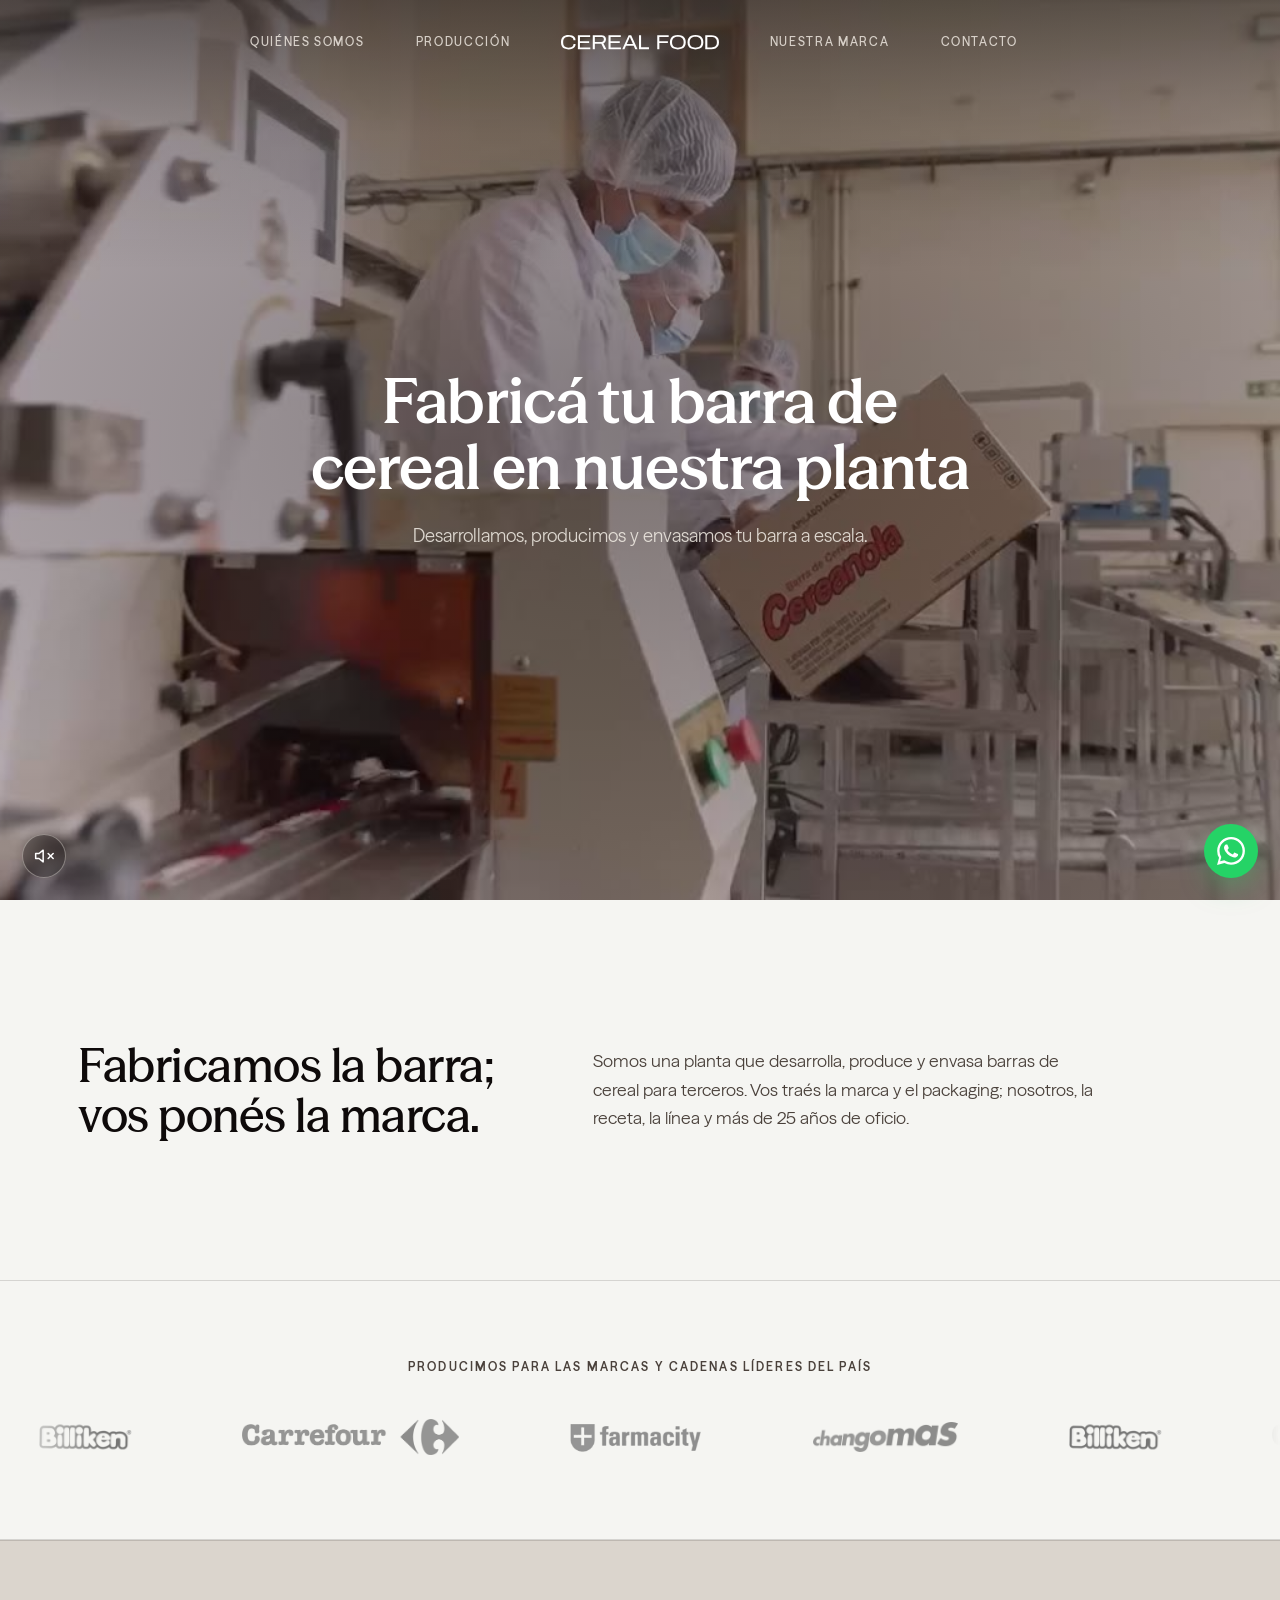
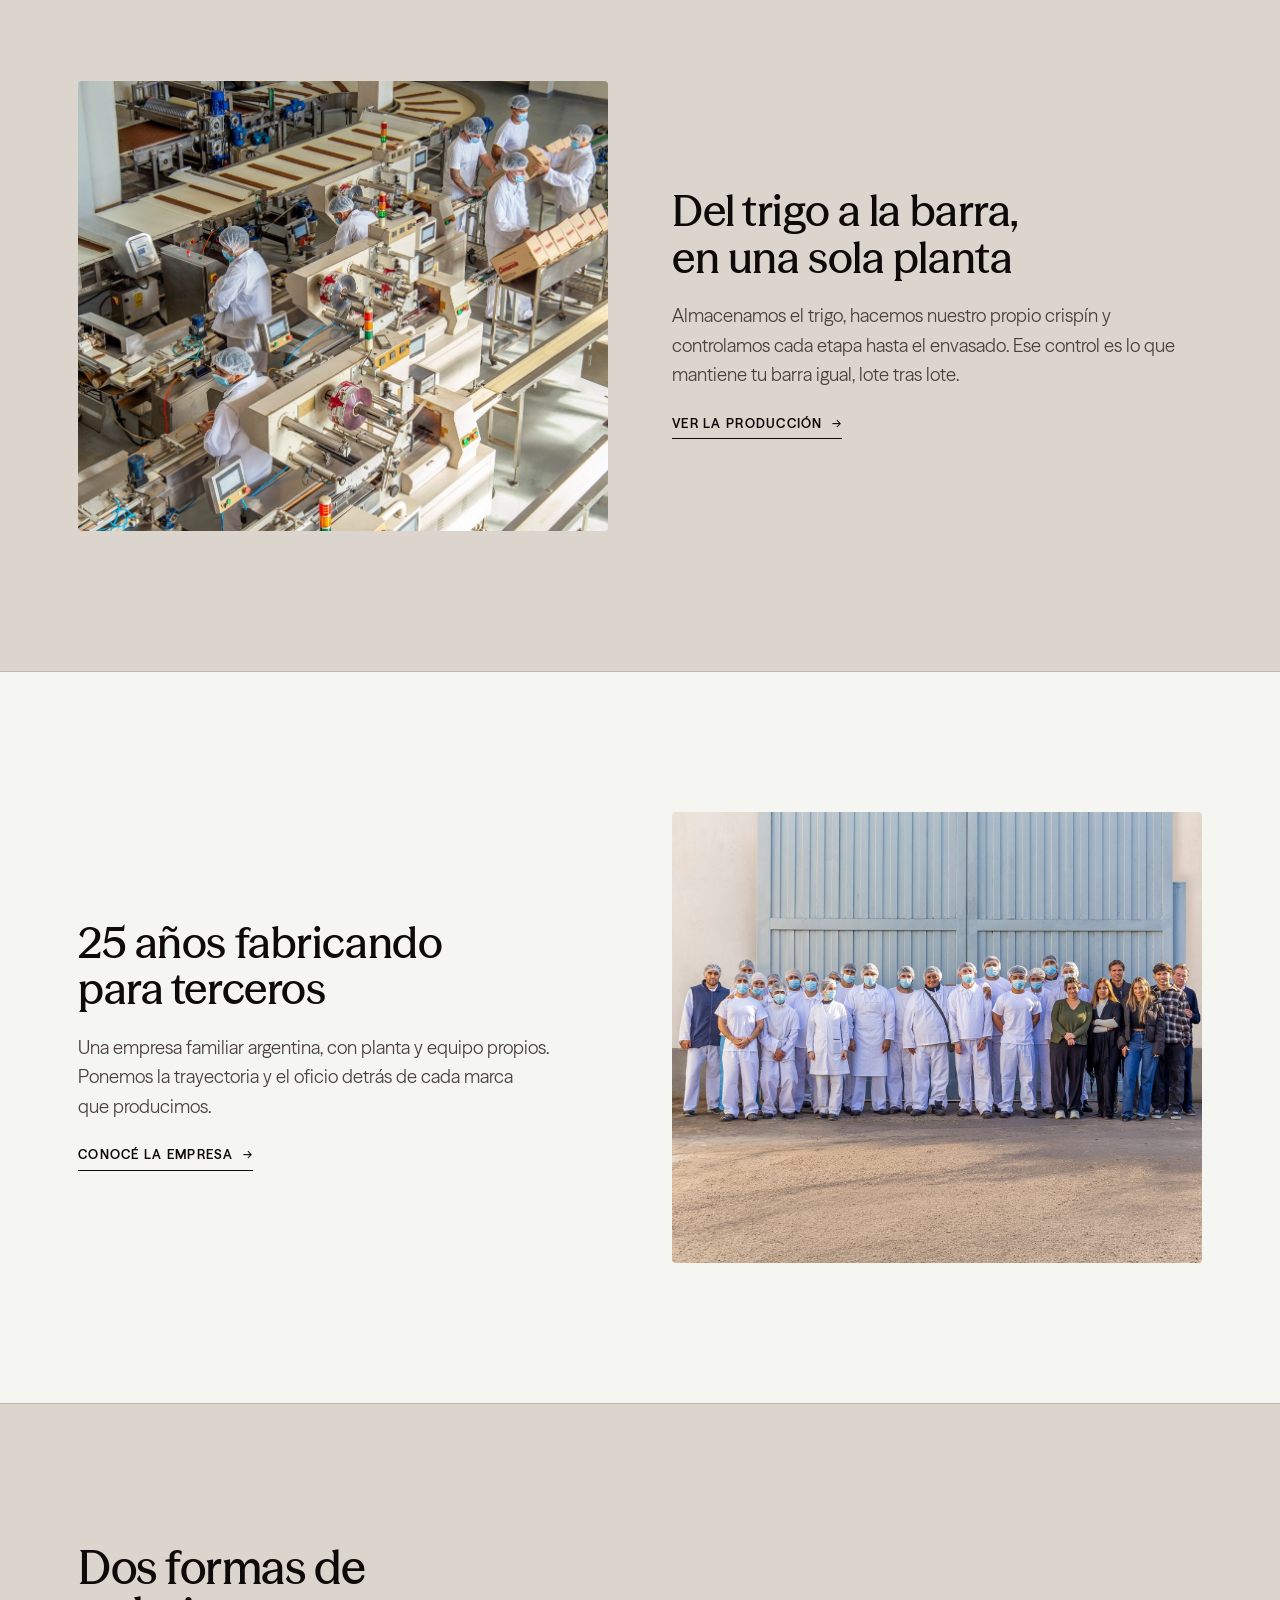
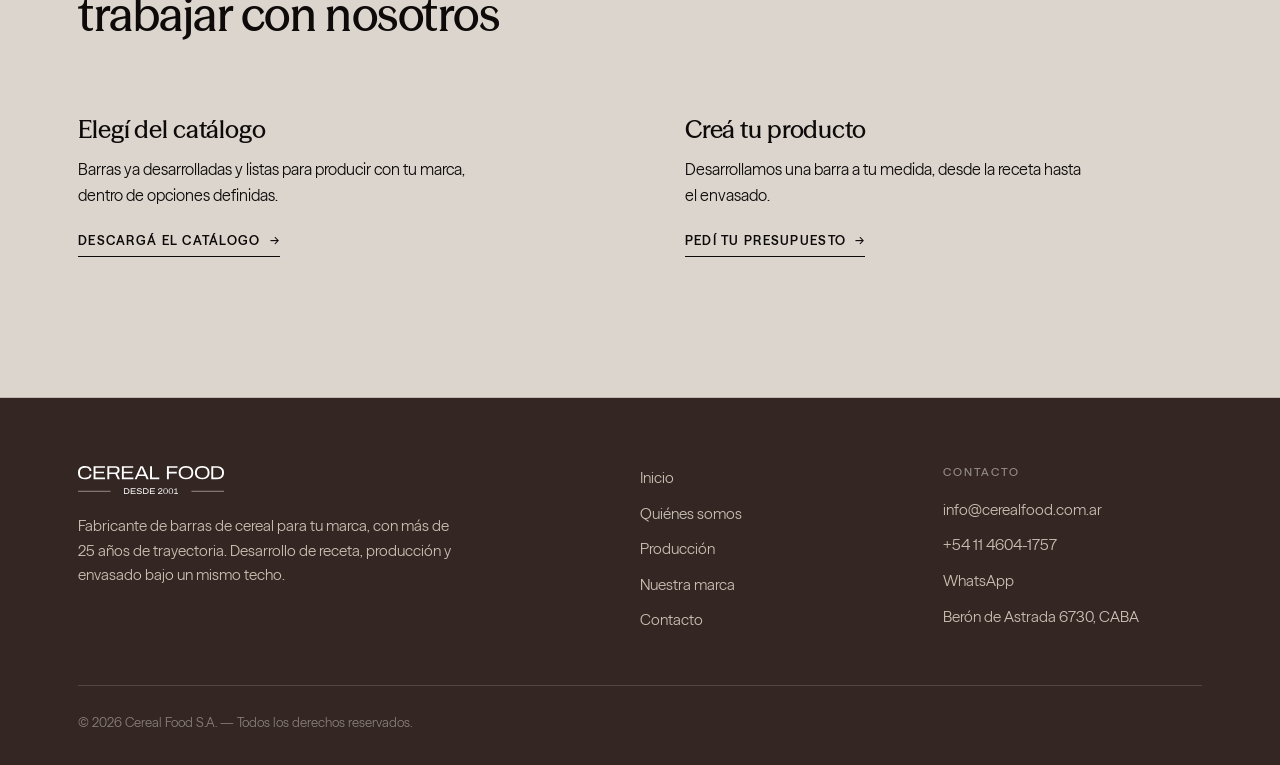
<file: index.html>
<!DOCTYPE html>
<html lang="es">
<head>
  <meta charset="UTF-8">
  <meta name="viewport" content="width=device-width, initial-scale=1.0">
  <title>Cereal Food S.A. — Fabricamos barras de cereal para tu marca</title>
  <meta name="description" content="Fabricamos barras de cereal para tu marca en Argentina. Registro Nacional de Establecimiento y sistema de calidad FSSC 22000, +25 años: desarrollo de receta, producción y envasado para terceros.">

  <link rel="preload" as="font" href="assets/fonts/SeasonMix-SemiBold.woff2" type="font/woff2" crossorigin>
  <link rel="preload" as="font" href="assets/fonts/SeasonSans-Regular.woff2" type="font/woff2" crossorigin>
  <link rel="icon" href="assets/brand/favicon.svg" type="image/svg+xml">

  <!-- Google tag (gtag.js) — Google Ads + GA4. Reemplazá los IDs por los reales. -->
  <script async src="https://www.googletagmanager.com/gtag/js?id=AW-XXXXXXXXXX"></script>
  <script>
    window.dataLayer = window.dataLayer || [];
    function gtag(){dataLayer.push(arguments);}
    gtag('js', new Date());
    gtag('config', 'AW-XXXXXXXXXX');
    gtag('config', 'G-XXXXXXXXXX');
  </script>

  <link rel="stylesheet" href="styles.css?v=20260929d">
</head>
<body>
  <a class="skip-link" href="#main">Saltar al contenido</a>

  <!-- HEADER · nav simétrica -->
  <header class="site-header hero-over">
    <div class="container nav nav--center">
      <div class="nav__menu">
        <ul class="nav__side nav__side--left">
          <li><a href="nosotros.html">Quiénes somos</a></li>
          <li><a href="fabricacion.html">Producción</a></li>
        </ul>
        <ul class="nav__side nav__side--right">
          <li><a href="cereanola.html">Nuestra marca</a></li>
          <li><a href="cotizar.html">Contacto</a></li>
        </ul>
      </div>
      <a class="nav__brand" href="index.html" aria-label="Cereal Food — inicio">
        <img class="brand-wordmark" src="assets/brand/logotype-word.svg" alt="Cereal Food" width="150" height="17">
      </a>
      <button class="nav__toggle" aria-label="Abrir menú"><span></span><span></span><span></span></button>
    </div>
  </header>

  <main id="main">

  <!-- HERO de video -->
  <section class="hero-video">
    <video class="hero-video__bg" autoplay muted loop playsinline preload="auto" poster="assets/video/poster.jpg">
      <source src="assets/video/institucional-web.mp4" type="video/mp4">
    </video>
    <div class="hero-video__scrim"></div>
    <div class="hero-video__inner">
      <h1>Fabricá tu barra de cereal en nuestra planta</h1>
      <p class="hero-video__sub">Desarrollamos, producimos y envasamos tu barra a escala.</p>
    </div>
    <button class="hero-video__sound" aria-label="Activar sonido" aria-pressed="false">
      <svg class="ic-off" viewBox="0 0 24 24" fill="none" stroke="currentColor" stroke-width="1.8" stroke-linecap="round" stroke-linejoin="round"><polygon points="11 5 6 9 2 9 2 15 6 15 11 19 11 5"/><line x1="23" y1="9" x2="17" y2="15"/><line x1="17" y1="9" x2="23" y2="15"/></svg>
      <svg class="ic-on" viewBox="0 0 24 24" fill="none" stroke="currentColor" stroke-width="1.8" stroke-linecap="round" stroke-linejoin="round"><polygon points="11 5 6 9 2 9 2 15 6 15 11 19 11 5"/><path d="M15.54 8.46a5 5 0 0 1 0 7.07"/><path d="M19.07 4.93a10 10 0 0 1 0 14.14"/></svg>
    </button>
  </section>

  <!-- QUÉ HACEMOS -->
  <section class="section">
    <div class="container offer">
      <div class="offer__grid">
        <h2>Fabricamos la barra; vos ponés la marca.</h2>
        <div class="offer__body">
          <p>Somos una planta que desarrolla, produce y envasa barras de cereal para terceros. Vos traés la marca y el packaging; nosotros, la receta, la línea y más de 25 años de oficio.</p>
        </div>
      </div>
    </div>
  </section>

  <!-- CLIENTES -->
  <div class="clients">
    <p class="clients__kicker">Producimos para las marcas<br class="kicker-br"> y cadenas líderes del país</p>
    <div class="marquee" data-marquee>
      <div class="marquee__track">
        <div class="brand-logo"><img src="assets/img/logos/billiken.png" alt="Billiken"></div>
        <div class="brand-logo"><img src="assets/img/logos/carrefour.png" alt="Carrefour"></div>
        <div class="brand-logo"><img src="assets/img/logos/farmacity.png" alt="Farmacity"></div>
        <div class="brand-logo"><img src="assets/img/logos/changomas.png" alt="Changomás"></div>
        <div class="brand-logo"><img src="assets/img/logos/billiken.png" alt="Billiken"></div>
        <div class="brand-logo"><img src="assets/img/logos/carrefour.png" alt="Carrefour"></div>
        <div class="brand-logo"><img src="assets/img/logos/farmacity.png" alt="Farmacity"></div>
        <div class="brand-logo"><img src="assets/img/logos/changomas.png" alt="Changomás"></div>
        <div class="brand-logo" aria-hidden="true"><img src="assets/img/logos/billiken.png" alt=""></div>
        <div class="brand-logo" aria-hidden="true"><img src="assets/img/logos/carrefour.png" alt=""></div>
        <div class="brand-logo" aria-hidden="true"><img src="assets/img/logos/farmacity.png" alt=""></div>
        <div class="brand-logo" aria-hidden="true"><img src="assets/img/logos/changomas.png" alt=""></div>
        <div class="brand-logo" aria-hidden="true"><img src="assets/img/logos/billiken.png" alt=""></div>
        <div class="brand-logo" aria-hidden="true"><img src="assets/img/logos/carrefour.png" alt=""></div>
        <div class="brand-logo" aria-hidden="true"><img src="assets/img/logos/farmacity.png" alt=""></div>
        <div class="brand-logo" aria-hidden="true"><img src="assets/img/logos/changomas.png" alt=""></div>
      </div>
    </div>
  </div>

  <!-- CÓMO LO HACEMOS · teaser -->
  <section class="section section--panel">
    <div class="container split">
      <div class="split__media">
        <img src="assets/img/linea-produccion.jpg" alt="Línea de producción y envasado de Cereal Food" loading="lazy">
      </div>
      <div>
        <h2>Del trigo a la barra, en una sola planta</h2>
        <p class="lead" style="margin:20px 0 0;max-width:46ch">Almacenamos el trigo, hacemos nuestro propio crispín y controlamos cada etapa hasta el envasado. Ese control es lo que mantiene tu barra igual, lote tras lote.</p>
        <a href="fabricacion.html" class="cta-link">Ver la producción</a>
      </div>
    </div>
  </section>

  <!-- QUIÉNES SOMOS · teaser -->
  <section class="section">
    <div class="container split split--reverse">
      <div>
        <h2>25 años fabricando para terceros</h2>
        <p class="lead" style="margin:20px 0 0;max-width:46ch">Una empresa familiar argentina, con planta y equipo propios. Ponemos la trayectoria y el oficio detrás de cada marca que producimos.</p>
        <a href="nosotros.html" class="cta-link">Conocé la empresa</a>
      </div>
      <div class="split__media">
        <img src="assets/img/equipo-grupo.jpg" alt="Equipo de Cereal Food frente a la planta" loading="lazy">
      </div>
    </div>
  </section>

  <!-- DOBLE CAMINO -->
  <section class="section section--panel cta-block">
    <div class="container">
      <div class="paths-layout">
        <div class="paths-layout__head">
          <h2>Dos formas de trabajar con nosotros</h2>
        </div>
        <div class="paths-grid">
          <div class="paths__col">
            <h3>Elegí del catálogo</h3>
            <p>Barras ya desarrolladas y listas para producir con tu marca, dentro de opciones definidas.</p>
            <a href="#" class="cta-link">Descargá el catálogo</a>
          </div>
          <div class="paths__col">
            <h3>Creá tu producto</h3>
            <p>Desarrollamos una barra a tu medida, desde la receta hasta el envasado.</p>
            <a href="cotizar.html" class="cta-link">Pedí tu presupuesto</a>
          </div>
        </div>
      </div>
    </div>
  </section>

  </main>

  <!-- FOOTER -->
  <footer class="site-footer">
    <div class="container">
      <div class="footer__grid">
        <div>
          <div class="footer__brand">
            <img class="brand-wordmark brand-wordmark--light" src="assets/brand/logotype.svg" alt="Cereal Food S.A." width="146" height="28">
          </div>
          <p>Fabricante de barras de cereal para tu marca, con más de 25 años de trayectoria. Desarrollo de receta, producción y envasado bajo un mismo techo.</p>
        </div>
        <div class="footer__col">
          <ul>
            <li><a href="index.html">Inicio</a></li>
            <li><a href="nosotros.html">Quiénes somos</a></li>
            <li><a href="fabricacion.html">Producción</a></li>
            <li><a href="cereanola.html">Nuestra marca</a></li>
            <li><a href="cotizar.html">Contacto</a></li>
          </ul>
        </div>
        <div class="footer__col">
          <h4>Contacto</h4>
          <ul>
            <li><a href="mailto:info@cerealfood.com.ar">info@cerealfood.com.ar</a></li>
            <li><a href="tel:+541146041757">+54 11 4604-1757</a></li>
            <li><a href="https://wa.me/5491123519570" target="_blank" rel="noopener">WhatsApp</a></li>
            <li><a href="https://maps.app.goo.gl/j3PW9BXLEPqj2FNh7" target="_blank" rel="noopener">Berón de Astrada 6730, CABA</a></li>
          </ul>
        </div>
      </div>
      <div class="footer__bottom">© <span data-year>2026</span> Cereal Food S.A. — Todos los derechos reservados.</div>
    </div>
  </footer>

  <a class="wa-float" href="https://wa.me/5491123519570?text=Hola%2C%20quiero%20cotizar%20la%20producci%C3%B3n%20de%20barras%20de%20cereal%20para%20mi%20marca" target="_blank" rel="noopener" aria-label="Escribinos por WhatsApp">
    <svg viewBox="0 0 24 24" xmlns="http://www.w3.org/2000/svg"><path d="M.057 24l1.687-6.163a11.867 11.867 0 01-1.587-5.945C.16 5.335 5.495 0 12.05 0a11.82 11.82 0 018.413 3.488 11.82 11.82 0 013.48 8.414c-.003 6.557-5.338 11.892-11.893 11.892a11.9 11.9 0 01-5.688-1.448L.057 24zm6.597-3.807c1.676.995 3.276 1.591 5.392 1.592 5.448 0 9.886-4.434 9.889-9.885.002-5.462-4.415-9.89-9.881-9.892-5.452 0-9.887 4.434-9.889 9.884a9.86 9.86 0 001.51 5.26l-.999 3.648 3.488-.915zm11.387-5.464c-.074-.124-.272-.198-.57-.347-.297-.149-1.758-.868-2.031-.967-.272-.099-.47-.149-.669.149-.198.297-.768.967-.941 1.165-.173.198-.347.223-.644.074-.297-.149-1.255-.462-2.39-1.475-.883-.788-1.48-1.761-1.653-2.059-.173-.297-.018-.458.13-.606.134-.133.297-.347.446-.521.151-.172.2-.296.3-.495.099-.198.05-.372-.025-.521-.075-.148-.669-1.612-.916-2.207-.242-.579-.487-.501-.669-.51l-.57-.01c-.198 0-.52.074-.792.372s-1.04 1.017-1.04 2.479 1.065 2.876 1.213 3.074c.149.198 2.095 3.2 5.076 4.487.709.306 1.263.489 1.694.626.712.226 1.36.194 1.872.118.571-.085 1.758-.719 2.006-1.413.248-.695.248-1.29.173-1.414z"/></svg>
  </a>

  <script defer src="main.js?v=20260929b"></script>
</body>
</html>
</file>
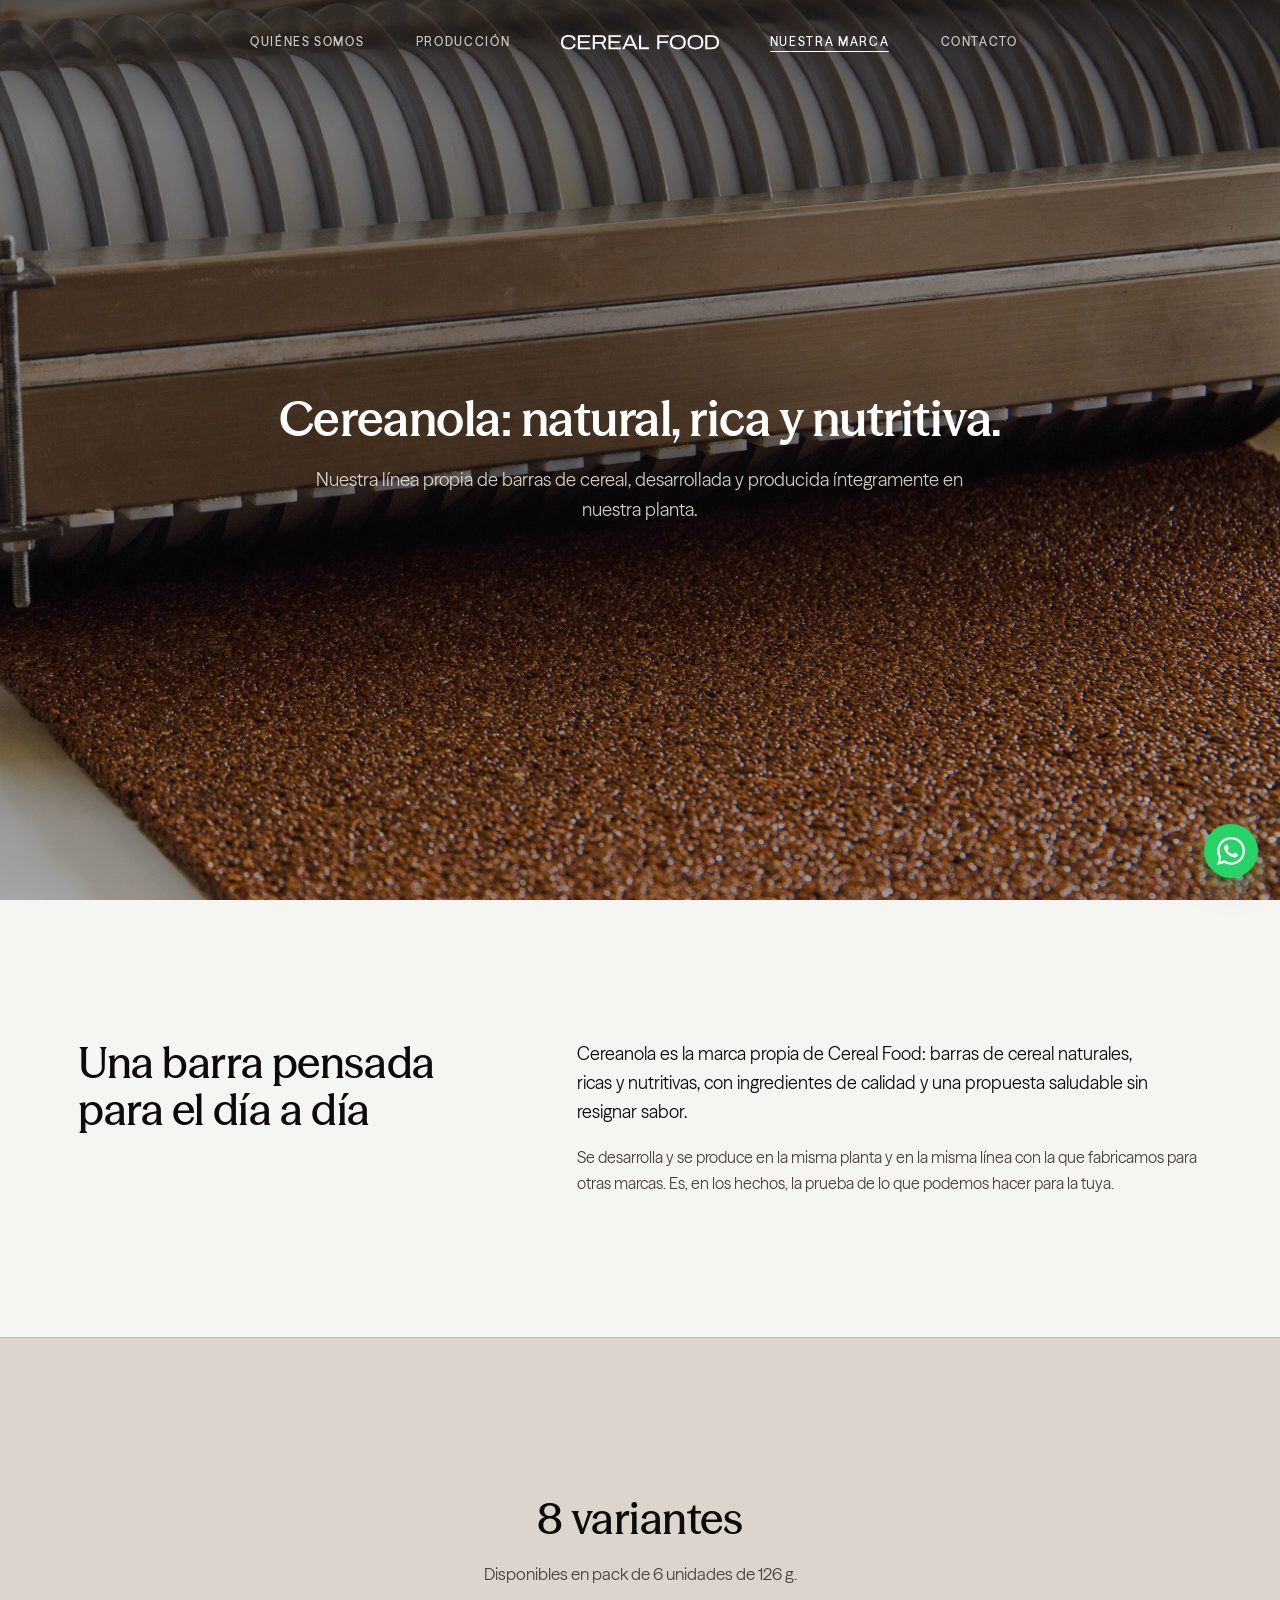
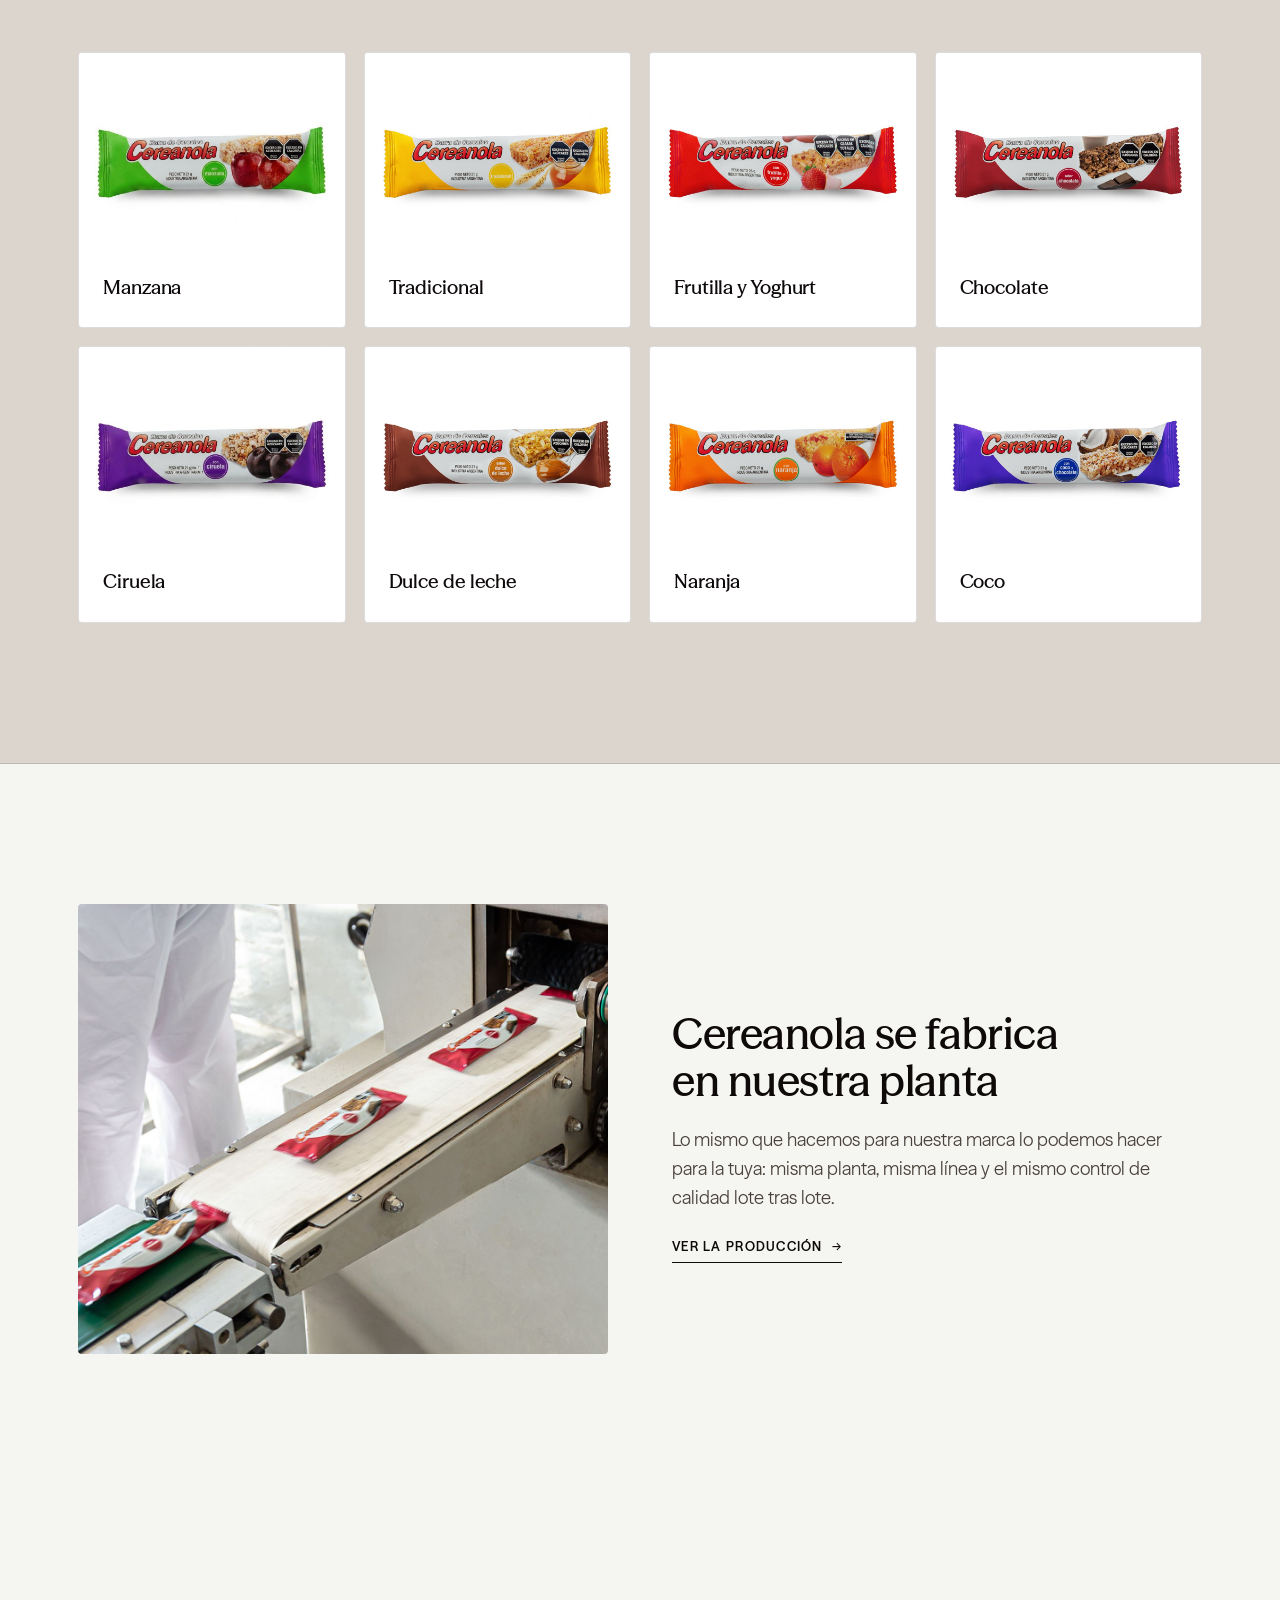
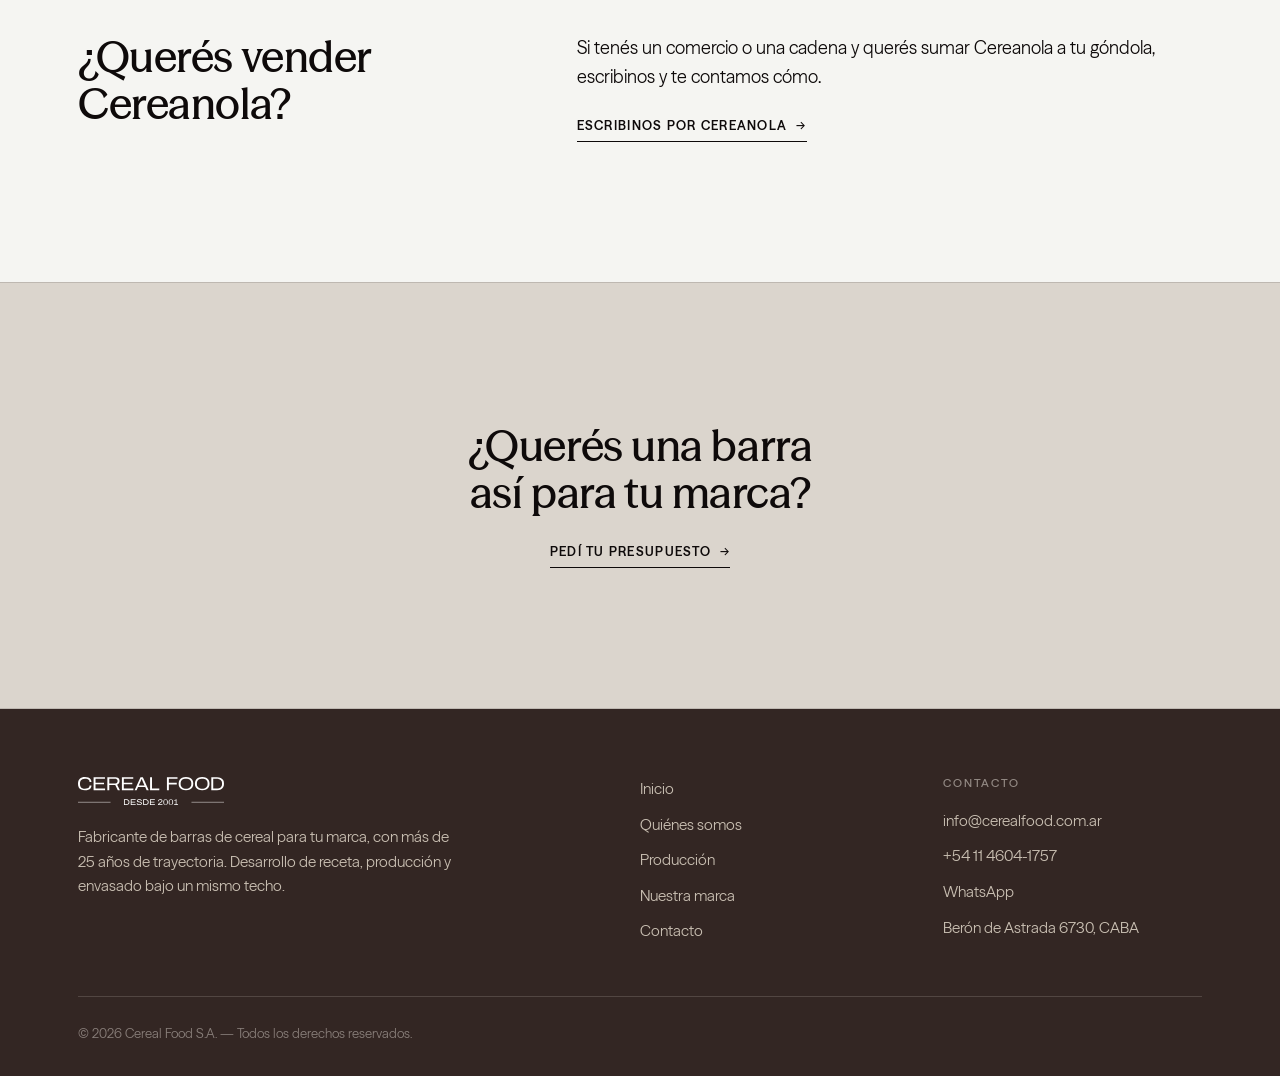
<file: cereanola.html>
<!DOCTYPE html>
<html lang="es">
<head>
  <meta charset="UTF-8">
  <meta name="viewport" content="width=device-width, initial-scale=1.0">
  <title>Cereanola — Nuestra marca de barras de cereal | Cereal Food S.A.</title>
  <meta name="description" content="Cereanola es la marca propia de Cereal Food: barras de cereal naturales, ricas y nutritivas en 6 variantes. La prueba real de nuestra capacidad de fabricación.">

  <link rel="preload" as="font" href="assets/fonts/SeasonMix-SemiBold.woff2" type="font/woff2" crossorigin>
  <link rel="preload" as="font" href="assets/fonts/SeasonSans-Regular.woff2" type="font/woff2" crossorigin>
  <link rel="icon" href="assets/brand/favicon.svg" type="image/svg+xml">
  <link rel="preload" as="image" href="assets/img/hero-cereanola.jpg" fetchpriority="high">

  <script async src="https://www.googletagmanager.com/gtag/js?id=AW-XXXXXXXXXX"></script>
  <script>
    window.dataLayer = window.dataLayer || [];
    function gtag(){dataLayer.push(arguments);}
    gtag('js', new Date());
    gtag('config', 'AW-XXXXXXXXXX');
    gtag('config', 'G-XXXXXXXXXX');
  </script>

  <link rel="stylesheet" href="styles.css?v=20260929d">
</head>
<body>
  <a class="skip-link" href="#main">Saltar al contenido</a>

  <header class="site-header hero-over">
    <div class="container nav nav--center">
      <div class="nav__menu">
        <ul class="nav__side nav__side--left">
          <li><a href="nosotros.html">Quiénes somos</a></li>
          <li><a href="fabricacion.html">Producción</a></li>
        </ul>
        <ul class="nav__side nav__side--right">
          <li><a href="cereanola.html" class="is-active">Nuestra marca</a></li>
          <li><a href="cotizar.html">Contacto</a></li>
        </ul>
      </div>
      <a class="nav__brand" href="index.html" aria-label="Cereal Food — inicio">
        <img class="brand-wordmark" src="assets/brand/logotype-word.svg" alt="Cereal Food" width="150" height="17">
      </a>
      <button class="nav__toggle" aria-label="Abrir menú"><span></span><span></span><span></span></button>
    </div>
  </header>

  <main id="main">

  <!-- HERO · imagen full-bleed -->
  <section class="hero-slider" aria-label="Cereanola, nuestra marca">
    <figure class="hero-slide is-active"><img src="assets/img/hero-cereanola.jpg" alt="Barras Cereanola, la línea propia de Cereal Food" fetchpriority="high"></figure>
    <div class="hero-video__scrim"></div>
    <div class="hero-video__inner">
      <h1>Cereanola: natural, rica y nutritiva.</h1>
      <p class="hero-video__sub">Nuestra línea propia de barras de cereal, desarrollada y producida íntegramente en nuestra planta.</p>
    </div>
  </section>

  <!-- LA MARCA -->
  <section class="section">
    <div class="container col-text">
      <h2>Una barra pensada para el día a día</h2>
      <div class="col-text__body">
        <p>Cereanola es la marca propia de Cereal Food: barras de cereal naturales, ricas y nutritivas, con ingredientes de calidad y una propuesta saludable sin resignar sabor.</p>
        <p>Se desarrolla y se produce en la misma planta y en la misma línea con la que fabricamos para otras marcas. Es, en los hechos, la prueba de lo que podemos hacer para la tuya.</p>
      </div>
    </div>
  </section>

  <!-- 8 VARIANTES -->
  <section class="section section--panel" id="variantes">
    <div class="container">
      <div class="section-head section-head--center">
        <h2>8 variantes</h2>
        <p>Disponibles en pack de 6 unidades de 126 g.</p>
      </div>
      <div class="grid grid--4">
        <article class="variant"><div class="variant__img"><img src="assets/img/cereanola-manzana.jpg?v=2" alt="Cereanola Manzana" loading="lazy"></div><div class="variant__body"><h3>Manzana</h3></div></article>
        <article class="variant"><div class="variant__img"><img src="assets/img/cereanola-tradicional.jpg?v=2" alt="Cereanola Tradicional" loading="lazy"></div><div class="variant__body"><h3>Tradicional</h3></div></article>
        <article class="variant"><div class="variant__img"><img src="assets/img/cereanola-frutilla.jpg?v=2" alt="Cereanola Frutilla y Yoghurt" loading="lazy"></div><div class="variant__body"><h3>Frutilla y Yoghurt</h3></div></article>
        <article class="variant"><div class="variant__img"><img src="assets/img/cereanola-chocolate.jpg?v=2" alt="Cereanola Chocolate" loading="lazy"></div><div class="variant__body"><h3>Chocolate</h3></div></article>
        <article class="variant"><div class="variant__img"><img src="assets/img/cereanola-ciruela.jpg?v=2" alt="Cereanola Ciruela" loading="lazy"></div><div class="variant__body"><h3>Ciruela</h3></div></article>
        <article class="variant"><div class="variant__img"><img src="assets/img/cereanola-ddl.jpg?v=2" alt="Cereanola Dulce de leche" loading="lazy"></div><div class="variant__body"><h3>Dulce de leche</h3></div></article>
        <article class="variant"><div class="variant__img"><img src="assets/img/cereanola-naranja.jpg?v=2" alt="Cereanola Naranja" loading="lazy"></div><div class="variant__body"><h3>Naranja</h3></div></article>
        <article class="variant"><div class="variant__img"><img src="assets/img/cereanola-coco.jpg?v=2" alt="Cereanola Coco" loading="lazy"></div><div class="variant__body"><h3>Coco</h3></div></article>
      </div>
    </div>
  </section>

  <!-- SE FABRICA EN NUESTRA PLANTA · puente al B2B -->
  <section class="section">
    <div class="container split">
      <div class="split__media"><img src="assets/img/packs-cereanola.jpg" alt="Packs de Cereanola en la línea de envasado" loading="lazy"></div>
      <div>
        <h2>Cereanola se fabrica en nuestra planta</h2>
        <p class="lead" style="margin:20px 0 0;max-width:46ch">Lo mismo que hacemos para nuestra marca lo podemos hacer para la tuya: misma planta, misma línea y el mismo control de calidad lote tras lote.</p>
        <a href="fabricacion.html" class="cta-link">Ver la producción</a>
      </div>
    </div>
  </section>

  <!-- VENDER CEREANOLA · contacto retail -->
  <section class="section">
    <div class="container col-text">
      <h2>¿Querés vender Cereanola?</h2>
      <div class="col-text__body">
        <p>Si tenés un comercio o una cadena y querés sumar Cereanola a tu góndola, escribinos y te contamos cómo.</p>
        <a href="mailto:cereanola@cerealfood.com.ar" class="cta-link">Escribinos por Cereanola</a>
      </div>
    </div>
  </section>

  <!-- CIERRE · puente al B2B -->
  <section class="section section--panel section--center">
    <div class="container">
      <h2 style="max-width:20ch">¿Querés una barra así para tu marca?</h2>
      <a href="cotizar.html" class="cta-link">Pedí tu presupuesto</a>
    </div>
  </section>

  </main>

  <footer class="site-footer">
    <div class="container">
      <div class="footer__grid">
        <div>
          <div class="footer__brand">
            <img class="brand-wordmark brand-wordmark--light" src="assets/brand/logotype.svg" alt="Cereal Food S.A." width="146" height="28">
          </div>
          <p>Fabricante de barras de cereal para tu marca, con más de 25 años de trayectoria. Desarrollo de receta, producción y envasado bajo un mismo techo.</p>
        </div>
        <div class="footer__col">
          <ul>
            <li><a href="index.html">Inicio</a></li>
            <li><a href="nosotros.html">Quiénes somos</a></li>
            <li><a href="fabricacion.html">Producción</a></li>
            <li><a href="cereanola.html">Nuestra marca</a></li>
            <li><a href="cotizar.html">Contacto</a></li>
          </ul>
        </div>
        <div class="footer__col">
          <h4>Contacto</h4>
          <ul>
            <li><a href="mailto:info@cerealfood.com.ar">info@cerealfood.com.ar</a></li>
            <li><a href="tel:+541146041757">+54 11 4604-1757</a></li>
            <li><a href="https://wa.me/5491123519570" target="_blank" rel="noopener">WhatsApp</a></li>
            <li><a href="https://maps.app.goo.gl/j3PW9BXLEPqj2FNh7" target="_blank" rel="noopener">Berón de Astrada 6730, CABA</a></li>
          </ul>
        </div>
      </div>
      <div class="footer__bottom">© <span data-year>2026</span> Cereal Food S.A. — Todos los derechos reservados.</div>
    </div>
  </footer>

  <a class="wa-float" href="https://wa.me/5491123519570?text=Hola%2C%20quiero%20cotizar%20la%20producci%C3%B3n%20de%20barras%20de%20cereal%20para%20mi%20marca" target="_blank" rel="noopener" aria-label="Escribinos por WhatsApp">
    <svg viewBox="0 0 24 24" xmlns="http://www.w3.org/2000/svg"><path d="M.057 24l1.687-6.163a11.867 11.867 0 01-1.587-5.945C.16 5.335 5.495 0 12.05 0a11.82 11.82 0 018.413 3.488 11.82 11.82 0 013.48 8.414c-.003 6.557-5.338 11.892-11.893 11.892a11.9 11.9 0 01-5.688-1.448L.057 24zm6.597-3.807c1.676.995 3.276 1.591 5.392 1.592 5.448 0 9.886-4.434 9.889-9.885.002-5.462-4.415-9.89-9.881-9.892-5.452 0-9.887 4.434-9.889 9.884a9.86 9.86 0 001.51 5.26l-.999 3.648 3.488-.915zm11.387-5.464c-.074-.124-.272-.198-.57-.347-.297-.149-1.758-.868-2.031-.967-.272-.099-.47-.149-.669.149-.198.297-.768.967-.941 1.165-.173.198-.347.223-.644.074-.297-.149-1.255-.462-2.39-1.475-.883-.788-1.48-1.761-1.653-2.059-.173-.297-.018-.458.13-.606.134-.133.297-.347.446-.521.151-.172.2-.296.3-.495.099-.198.05-.372-.025-.521-.075-.148-.669-1.612-.916-2.207-.242-.579-.487-.501-.669-.51l-.57-.01c-.198 0-.52.074-.792.372s-1.04 1.017-1.04 2.479 1.065 2.876 1.213 3.074c.149.198 2.095 3.2 5.076 4.487.709.306 1.263.489 1.694.626.712.226 1.36.194 1.872.118.571-.085 1.758-.719 2.006-1.413.248-.695.248-1.29.173-1.414z"/></svg>
  </a>

  <script defer src="main.js?v=20260929b"></script>
</body>
</html>
</file>
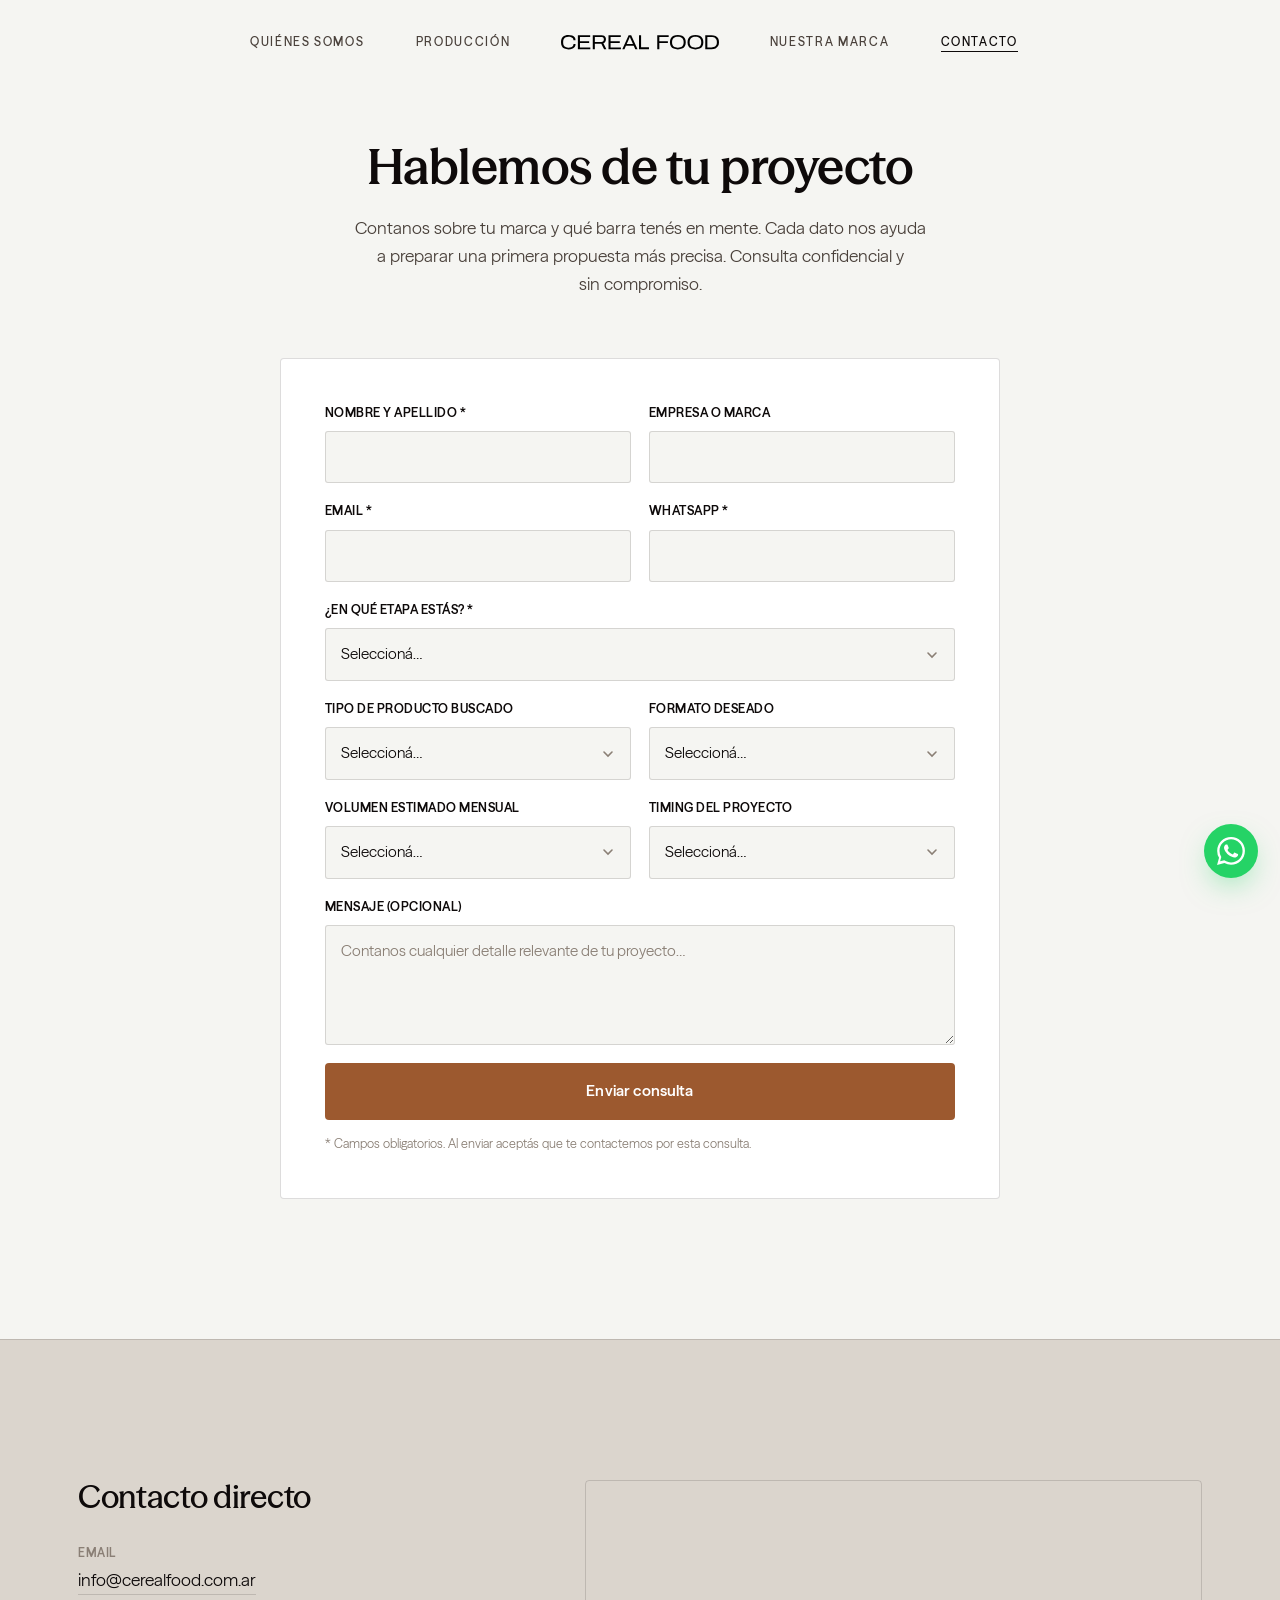
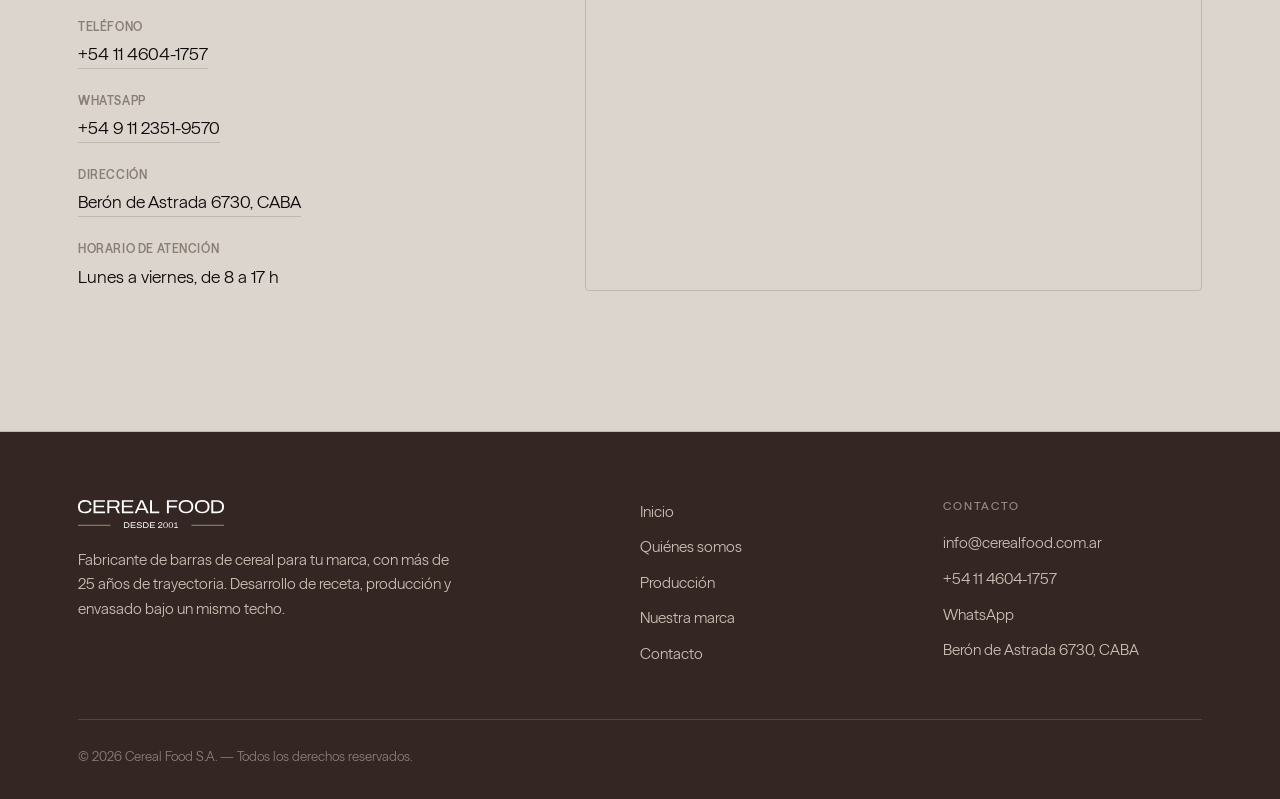
<file: cotizar.html>
<!DOCTYPE html>
<html lang="es">
<head>
  <meta charset="UTF-8">
  <meta name="viewport" content="width=device-width, initial-scale=1.0">
  <title>Cotizá tu producción de barras de cereal — Cereal Food S.A.</title>
  <meta name="description" content="Pedí tu cotización para fabricar barras de cereal con tu marca. Contanos tu proyecto y te preparamos una primera propuesta. Consulta confidencial y sin compromiso.">

  <link rel="icon" href="assets/brand/favicon.svg" type="image/svg+xml">

  <script async src="https://www.googletagmanager.com/gtag/js?id=AW-XXXXXXXXXX"></script>
  <script>
    window.dataLayer = window.dataLayer || [];
    function gtag(){dataLayer.push(arguments);}
    gtag('js', new Date());
    gtag('config', 'AW-XXXXXXXXXX');
    gtag('config', 'G-XXXXXXXXXX');
  </script>

  <link rel="stylesheet" href="styles.css?v=20260929d">
</head>
<body>
  <a class="skip-link" href="#main">Saltar al contenido</a>

  <header class="site-header">
    <div class="container nav nav--center">
      <div class="nav__menu">
        <ul class="nav__side nav__side--left">
          <li><a href="nosotros.html">Quiénes somos</a></li>
          <li><a href="fabricacion.html">Producción</a></li>
        </ul>
        <ul class="nav__side nav__side--right">
          <li><a href="cereanola.html">Nuestra marca</a></li>
          <li><a href="cotizar.html" class="is-active">Contacto</a></li>
        </ul>
      </div>
      <a class="nav__brand" href="index.html" aria-label="Cereal Food — inicio">
        <img class="brand-wordmark" src="assets/brand/logotype-word.svg" alt="Cereal Food" width="150" height="17">
      </a>
      <button class="nav__toggle" aria-label="Abrir menú"><span></span><span></span><span></span></button>
    </div>
  </header>

  <main id="main">

  <!-- FORMULARIO -->
  <section class="section">
    <div class="container">
      <div class="contact-intro reveal">
        <h1>Hablemos de tu proyecto</h1>
        <p>Contanos sobre tu marca y qué barra tenés en mente. Cada dato nos ayuda a preparar una primera propuesta más precisa. Consulta confidencial y sin compromiso.</p>
      </div>

      <div class="form-wrap reveal">
        <form class="form-card" data-ajax data-form="cotizacion" action="https://formsubmit.co/ajax/info@cerealfood.com.ar" method="POST" novalidate>
          <!-- FormSubmit: config y anti-spam -->
          <input type="hidden" name="_subject" value="Nueva consulta desde la web — Cereal Food">
          <input type="hidden" name="_template" value="table">
          <input type="hidden" name="_captcha" value="false">
          <input type="text" name="_honey" tabindex="-1" autocomplete="off" style="display:none" aria-hidden="true">
          <div class="form-grid">
            <div class="field"><label for="nombre">Nombre y apellido *</label><input id="nombre" name="nombre" type="text" required></div>
            <div class="field"><label for="empresa">Empresa o marca</label><input id="empresa" name="empresa" type="text"></div>
            <div class="field"><label for="email">Email *</label><input id="email" name="email" type="email" required></div>
            <div class="field"><label for="whatsapp">WhatsApp *</label><input id="whatsapp" name="whatsapp" type="tel" required></div>

            <div class="field field--full">
              <label for="etapa">¿En qué etapa estás? *</label>
              <select id="etapa" name="etapa" required>
                <option value="">Seleccioná…</option>
                <option>Tengo una idea</option>
                <option>Tengo marca y busco fabricante</option>
                <option>Cambio de fabricante</option>
              </select>
            </div>

            <div class="field">
              <label for="producto">Tipo de producto buscado</label>
              <select id="producto" name="producto">
                <option value="">Seleccioná…</option>
                <option>Clásica</option>
                <option>Light</option>
                <option>Natural</option>
                <option>Con chocolate</option>
                <option>Con frutas</option>
                <option>Otro / a definir</option>
              </select>
            </div>
            <div class="field">
              <label for="formato">Formato deseado</label>
              <select id="formato" name="formato">
                <option value="">Seleccioná…</option>
                <option>Flow pack individual</option>
                <option>Multipack</option>
                <option>Doypack</option>
                <option>Caja</option>
                <option>A definir</option>
              </select>
            </div>

            <div class="field">
              <label for="volumen">Volumen estimado mensual</label>
              <select id="volumen" name="volumen">
                <option value="">Seleccioná…</option>
                <option>Menos de 5.000 unidades</option>
                <option>5.000 – 20.000 unidades</option>
                <option>20.000 – 50.000 unidades</option>
                <option>Más de 50.000 unidades</option>
                <option>No lo sé todavía</option>
              </select>
            </div>
            <div class="field">
              <label for="timing">Timing del proyecto</label>
              <select id="timing" name="timing">
                <option value="">Seleccioná…</option>
                <option>Lo antes posible</option>
                <option>En 1–3 meses</option>
                <option>En 3–6 meses</option>
                <option>Solo estoy explorando</option>
              </select>
            </div>

            <div class="field field--full">
              <label for="mensaje">Mensaje (opcional)</label>
              <textarea id="mensaje" name="mensaje" placeholder="Contanos cualquier detalle relevante de tu proyecto…"></textarea>
            </div>

            <div class="field--full">
              <button type="submit" class="btn btn--primary btn--lg btn--block">Enviar consulta</button>
              <p class="form-note">* Campos obligatorios. Al enviar aceptás que te contactemos por esta consulta.</p>
              <p class="form-error" role="alert">No pudimos enviar tu consulta. Probá de nuevo o escribinos a <a href="mailto:info@cerealfood.com.ar">info@cerealfood.com.ar</a>.</p>
            </div>
          </div>
          <div class="form-success"><svg viewBox="0 0 24 24" fill="none" stroke="currentColor" stroke-width="2.5" stroke-linecap="round" stroke-linejoin="round"><polyline points="20 6 9 17 4 12"/></svg> ¡Gracias! Recibimos tu consulta. Te contactamos a la brevedad.</div>
        </form>
      </div>
    </div>
  </section>

  <!-- CONTACTO DIRECTO + MAPA -->
  <section class="section section--panel">
    <div class="container">
      <div class="contact-direct">
        <div class="contact-direct__info">
          <h2>Contacto directo</h2>
          <div class="contact-list">
            <div class="contact-list__row">
              <span class="k">Email</span>
              <a href="mailto:info@cerealfood.com.ar">info@cerealfood.com.ar</a>
            </div>
            <div class="contact-list__row">
              <span class="k">Teléfono</span>
              <a href="tel:+541146041757">+54 11 4604-1757</a>
            </div>
            <div class="contact-list__row">
              <span class="k">WhatsApp</span>
              <a href="https://wa.me/5491123519570" target="_blank" rel="noopener">+54 9 11 2351-9570</a>
            </div>
            <div class="contact-list__row">
              <span class="k">Dirección</span>
              <a href="https://maps.app.goo.gl/j3PW9BXLEPqj2FNh7" target="_blank" rel="noopener">Berón de Astrada 6730, CABA</a>
            </div>
            <div class="contact-list__row">
              <span class="k">Horario de atención</span>
              <span class="v">Lunes a viernes, de 8 a 17 h</span>
            </div>
          </div>
        </div>
        <div class="contact-map">
          <iframe
            src="https://www.google.com/maps?q=Ber%C3%B3n+de+Astrada+6730,+CABA&z=16&output=embed"
            title="Ubicación de la planta de Cereal Food — Berón de Astrada 6730, CABA"
            loading="lazy" referrerpolicy="no-referrer-when-downgrade" allowfullscreen></iframe>
        </div>
      </div>
    </div>
  </section>

  </main>

  <footer class="site-footer">
    <div class="container">
      <div class="footer__grid">
        <div>
          <div class="footer__brand">
            <img class="brand-wordmark brand-wordmark--light" src="assets/brand/logotype.svg" alt="Cereal Food S.A." width="146" height="28">
          </div>
          <p>Fabricante de barras de cereal para tu marca, con más de 25 años de trayectoria. Desarrollo de receta, producción y envasado bajo un mismo techo.</p>
        </div>
        <div class="footer__col">
          <ul>
            <li><a href="index.html">Inicio</a></li>
            <li><a href="nosotros.html">Quiénes somos</a></li>
            <li><a href="fabricacion.html">Producción</a></li>
            <li><a href="cereanola.html">Nuestra marca</a></li>
            <li><a href="cotizar.html">Contacto</a></li>
          </ul>
        </div>
        <div class="footer__col">
          <h4>Contacto</h4>
          <ul>
            <li><a href="mailto:info@cerealfood.com.ar">info@cerealfood.com.ar</a></li>
            <li><a href="tel:+541146041757">+54 11 4604-1757</a></li>
            <li><a href="https://wa.me/5491123519570" target="_blank" rel="noopener">WhatsApp</a></li>
            <li><a href="https://maps.app.goo.gl/j3PW9BXLEPqj2FNh7" target="_blank" rel="noopener">Berón de Astrada 6730, CABA</a></li>
          </ul>
        </div>
      </div>
      <div class="footer__bottom">© <span data-year>2026</span> Cereal Food S.A. — Todos los derechos reservados.</div>
    </div>
  </footer>

  <a class="wa-float" href="https://wa.me/5491123519570?text=Hola%2C%20quiero%20cotizar%20la%20producci%C3%B3n%20de%20barras%20de%20cereal%20para%20mi%20marca" target="_blank" rel="noopener" aria-label="Escribinos por WhatsApp">
    <svg viewBox="0 0 24 24" xmlns="http://www.w3.org/2000/svg"><path d="M.057 24l1.687-6.163a11.867 11.867 0 01-1.587-5.945C.16 5.335 5.495 0 12.05 0a11.82 11.82 0 018.413 3.488 11.82 11.82 0 013.48 8.414c-.003 6.557-5.338 11.892-11.893 11.892a11.9 11.9 0 01-5.688-1.448L.057 24zm6.597-3.807c1.676.995 3.276 1.591 5.392 1.592 5.448 0 9.886-4.434 9.889-9.885.002-5.462-4.415-9.89-9.881-9.892-5.452 0-9.887 4.434-9.889 9.884a9.86 9.86 0 001.51 5.26l-.999 3.648 3.488-.915zm11.387-5.464c-.074-.124-.272-.198-.57-.347-.297-.149-1.758-.868-2.031-.967-.272-.099-.47-.149-.669.149-.198.297-.768.967-.941 1.165-.173.198-.347.223-.644.074-.297-.149-1.255-.462-2.39-1.475-.883-.788-1.48-1.761-1.653-2.059-.173-.297-.018-.458.13-.606.134-.133.297-.347.446-.521.151-.172.2-.296.3-.495.099-.198.05-.372-.025-.521-.075-.148-.669-1.612-.916-2.207-.242-.579-.487-.501-.669-.51l-.57-.01c-.198 0-.52.074-.792.372s-1.04 1.017-1.04 2.479 1.065 2.876 1.213 3.074c.149.198 2.095 3.2 5.076 4.487.709.306 1.263.489 1.694.626.712.226 1.36.194 1.872.118.571-.085 1.758-.719 2.006-1.413.248-.695.248-1.29.173-1.414z"/></svg>
  </a>

  <script defer src="main.js?v=20260929b"></script>
</body>
</html>
</file>
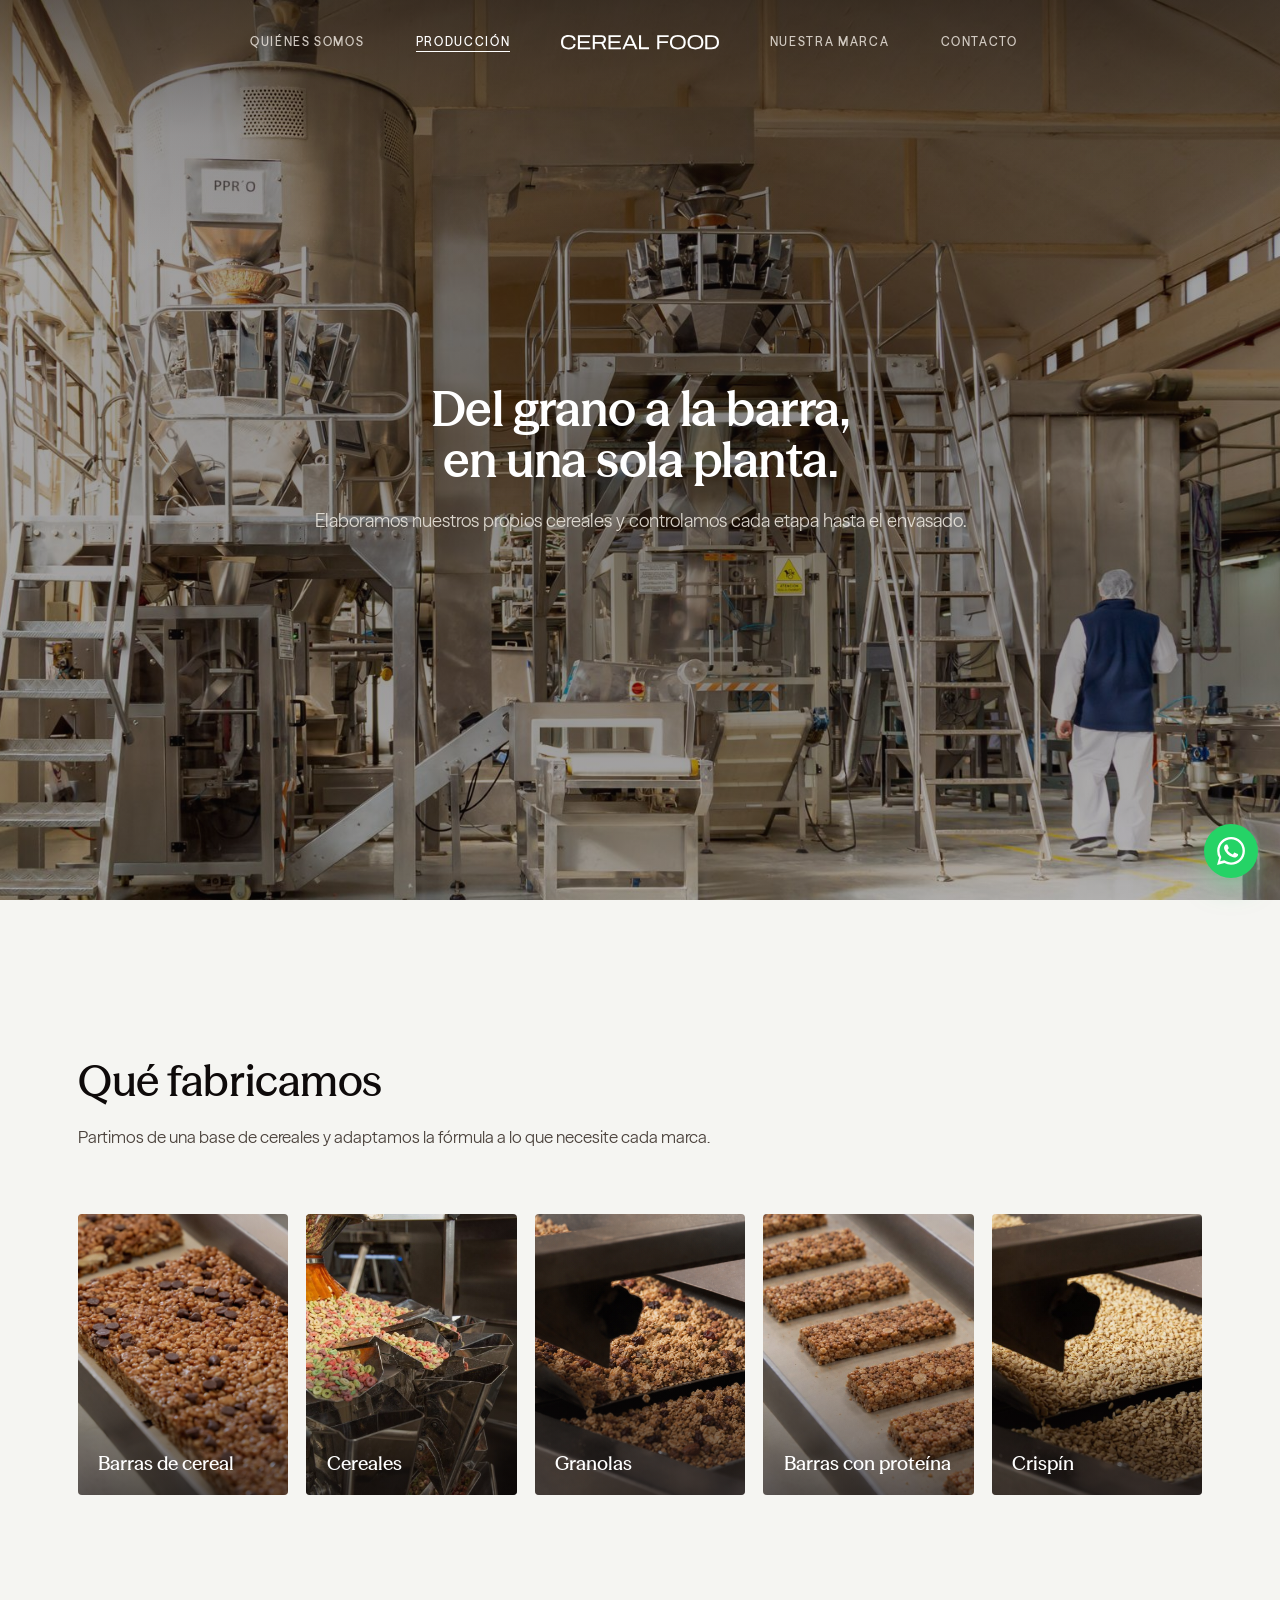
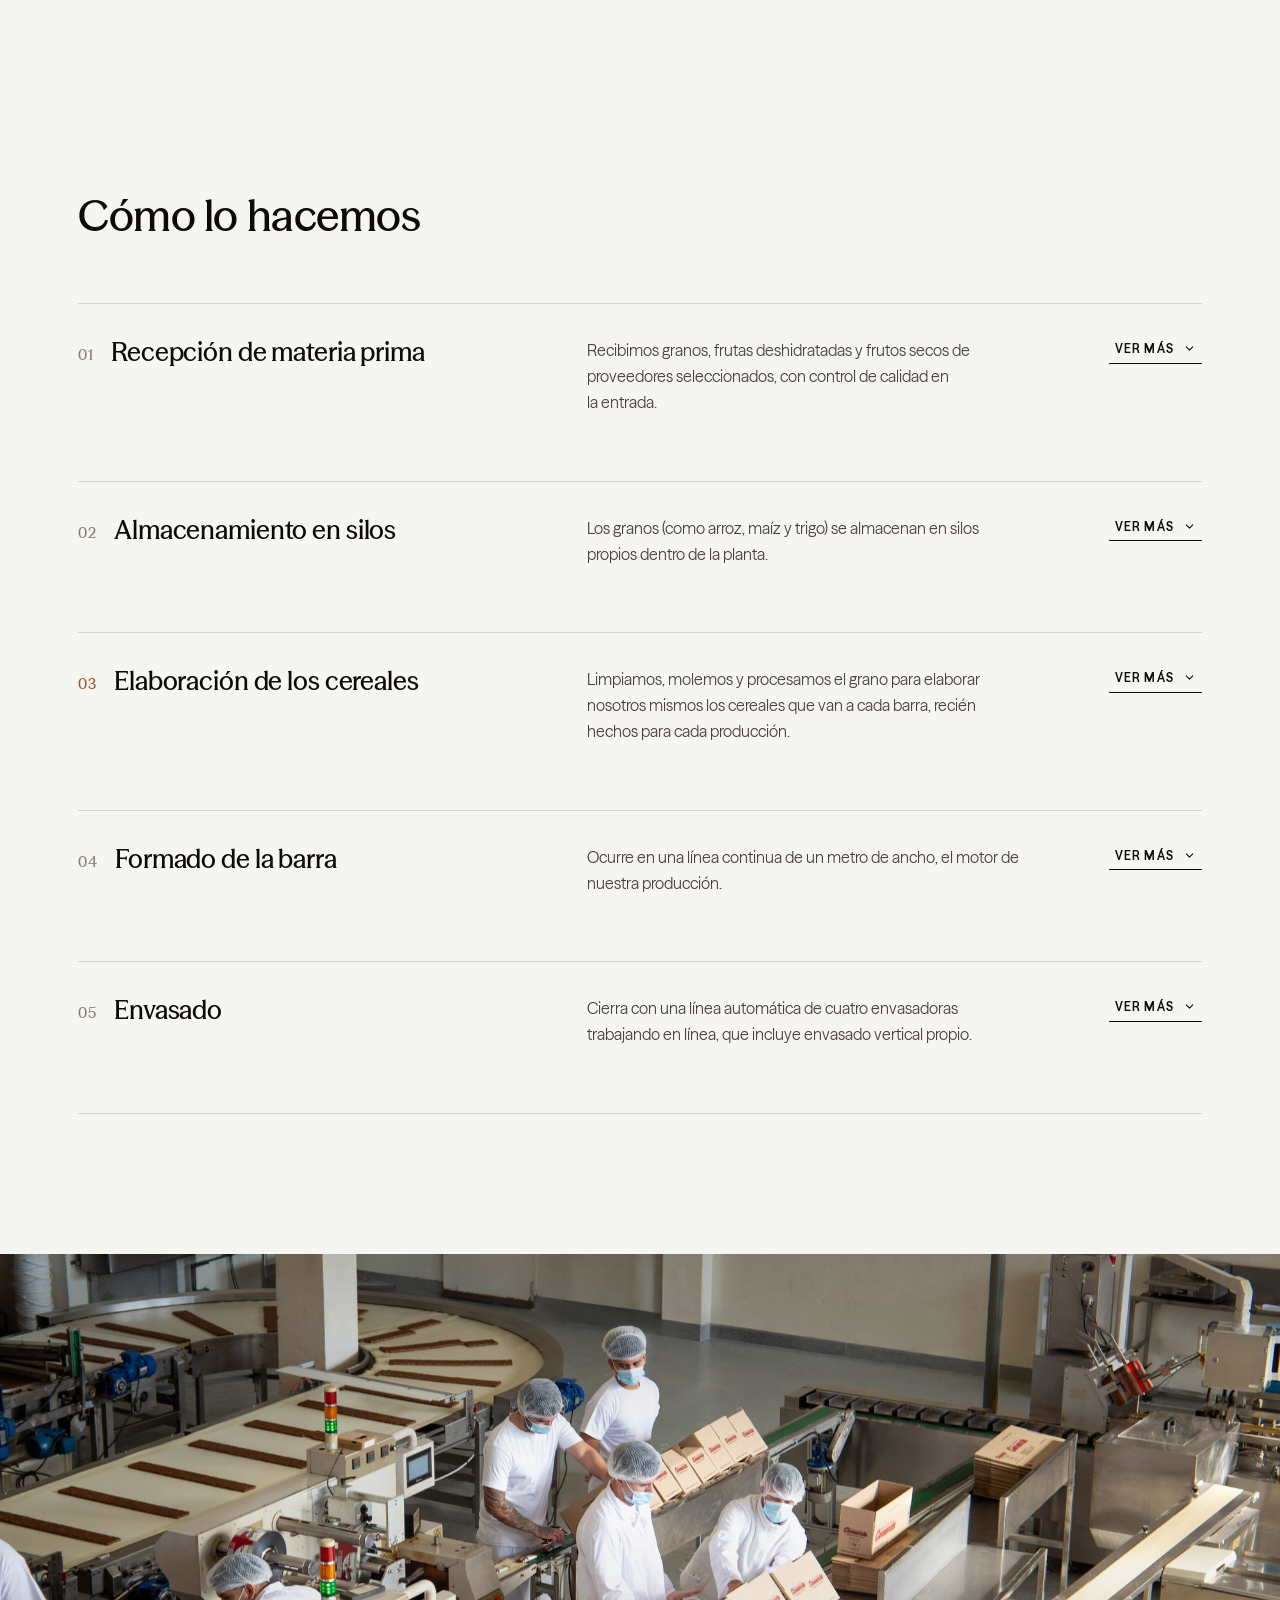
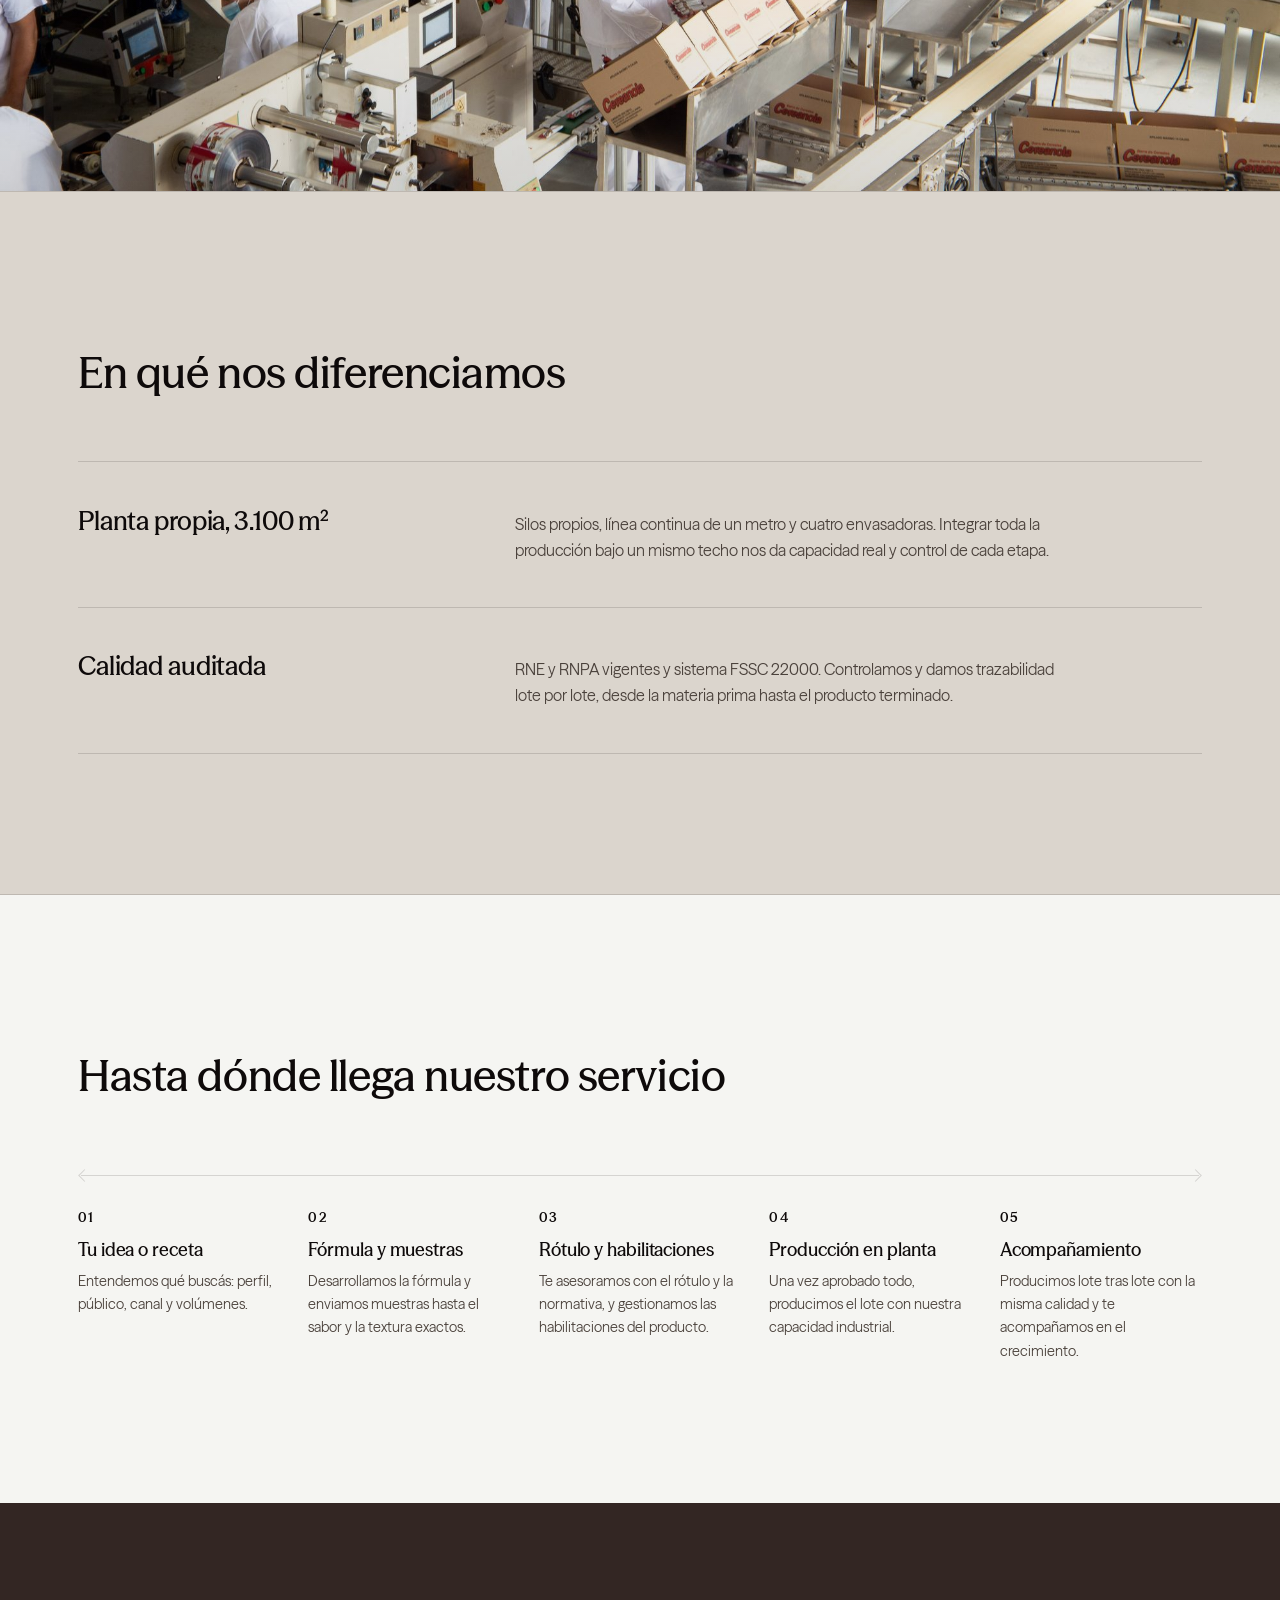
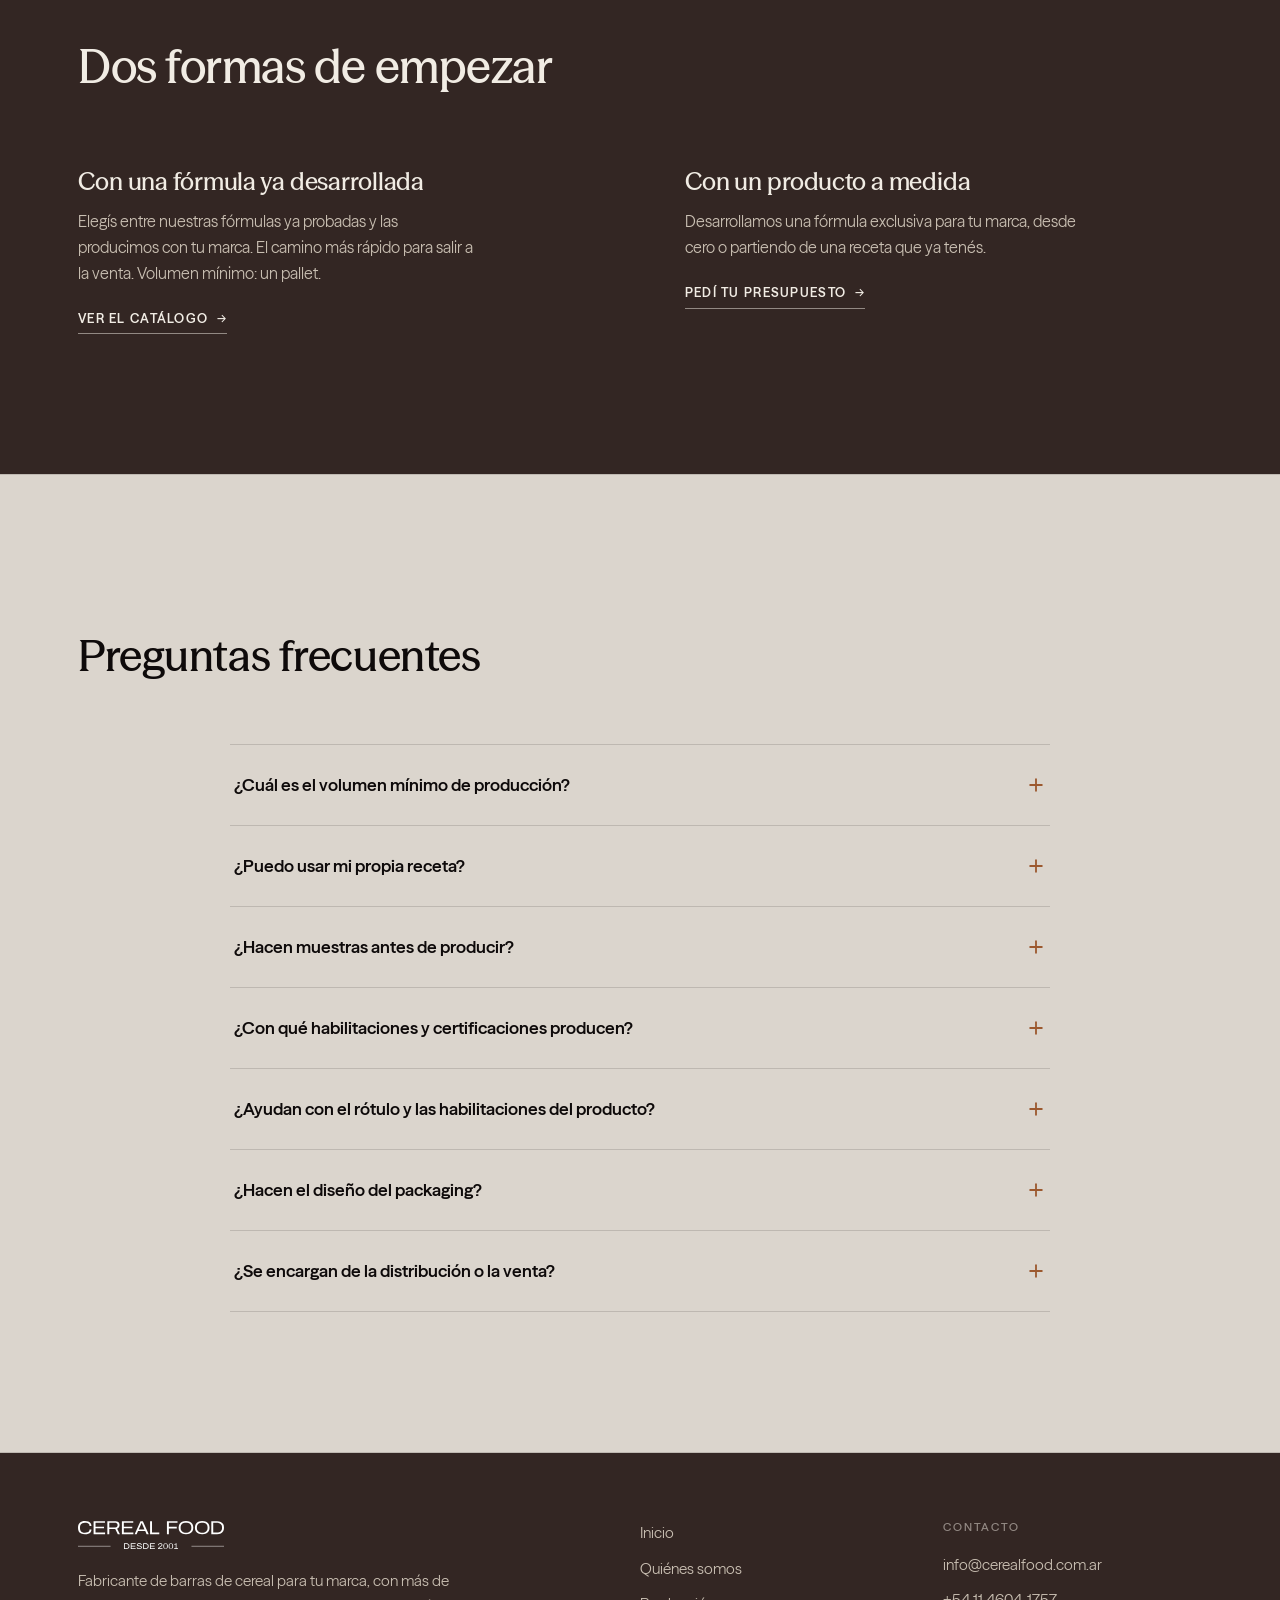
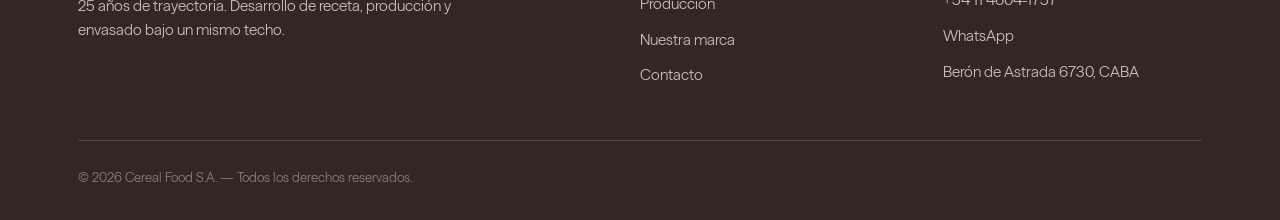
<file: fabricacion.html>
<!DOCTYPE html>
<html lang="es">
<head>
  <meta charset="UTF-8">
  <meta name="viewport" content="width=device-width, initial-scale=1.0">
  <title>Producción — Cereal Food S.A.</title>
  <meta name="description" content="Una planta integrada que va del grano a la barra: elaboramos nuestros propios cereales, formamos y envasamos. RNE y RNPA vigentes, norma FSSC 22000. Conocé el proceso, los formatos y las dos formas de trabajar con nosotros.">

  <link rel="preload" as="font" href="assets/fonts/SeasonMix-SemiBold.woff2" type="font/woff2" crossorigin>
  <link rel="preload" as="font" href="assets/fonts/SeasonSans-Regular.woff2" type="font/woff2" crossorigin>
  <link rel="icon" href="assets/brand/favicon.svg" type="image/svg+xml">

  <script async src="https://www.googletagmanager.com/gtag/js?id=AW-XXXXXXXXXX"></script>
  <script>
    window.dataLayer = window.dataLayer || [];
    function gtag(){dataLayer.push(arguments);}
    gtag('js', new Date());
    gtag('config', 'AW-XXXXXXXXXX');
    gtag('config', 'G-XXXXXXXXXX');
  </script>

  <link rel="stylesheet" href="styles.css?v=20260929d">
</head>
<body>
  <a class="skip-link" href="#main">Saltar al contenido</a>

  <header class="site-header hero-over">
    <div class="container nav nav--center">
      <div class="nav__menu">
        <ul class="nav__side nav__side--left">
          <li><a href="nosotros.html">Quiénes somos</a></li>
          <li><a href="fabricacion.html" class="is-active">Producción</a></li>
        </ul>
        <ul class="nav__side nav__side--right">
          <li><a href="cereanola.html">Nuestra marca</a></li>
          <li><a href="cotizar.html">Contacto</a></li>
        </ul>
      </div>
      <a class="nav__brand" href="index.html" aria-label="Cereal Food — inicio">
        <img class="brand-wordmark" src="assets/brand/logotype-word.svg" alt="Cereal Food" width="150" height="17">
      </a>
      <button class="nav__toggle" aria-label="Abrir menú"><span></span><span></span><span></span></button>
    </div>
  </header>

  <main id="main">

  <!-- HERO · imagen full-bleed -->
  <section class="hero-slider" aria-label="Producción de Cereal Food">
    <figure class="hero-slide is-active"><img src="assets/img/hero-produccion.jpg" alt="Hall de producción y envasado de Cereal Food"></figure>
    <div class="hero-video__scrim"></div>
    <div class="hero-video__inner">
      <h1>Del grano a la barra, en una sola planta.</h1>
      <p class="hero-video__sub">Elaboramos nuestros propios cereales y controlamos cada etapa hasta el envasado.</p>
    </div>
  </section>

  <!-- QUÉ FABRICAMOS -->
  <section class="section">
    <div class="container">
      <div class="section-head">
        <h2>Qué fabricamos</h2>
        <p>Partimos de una base de cereales y adaptamos la fórmula a lo que necesite cada marca.</p>
      </div>
      <div class="prodcards">
        <button class="flipcard" type="button">
          <div class="flipcard__inner">
            <div class="flipcard__front"><img src="assets/img/barras-0457v2.jpg" alt="Barras de cereal"><span class="flipcard__title">Barras de cereal</span></div>
            <div class="flipcard__back"><p>Nuestra especialidad: clásicas, con frutas, con chocolate, con frutos secos, light, naturales y proteicas. Cada perfil se desarrolla a medida.</p></div>
          </div>
        </button>
        <button class="flipcard" type="button">
          <div class="flipcard__inner">
            <div class="flipcard__front"><img src="assets/img/cereales-flip.jpg" alt="Cereales"><span class="flipcard__title">Cereales</span></div>
            <div class="flipcard__back"><p>Copos de maíz, aritos de colores, bolitas de chocolate e insumos industriales a medida, con nuestro propio proceso de elaboración.</p></div>
          </div>
        </button>
        <button class="flipcard" type="button">
          <div class="flipcard__inner">
            <div class="flipcard__front"><img src="assets/img/granola.jpg" alt="Granolas"><span class="flipcard__title">Granolas</span></div>
            <div class="flipcard__back"><p>Mezclas de cereales, frutas y frutos secos, formuladas y envasadas en el formato que necesite cada canal.</p></div>
          </div>
        </button>
        <button class="flipcard" type="button">
          <div class="flipcard__inner">
            <div class="flipcard__front"><img src="assets/img/proteina-prote4b.jpg" alt="Barras con proteína"><span class="flipcard__title">Barras con proteína</span></div>
            <div class="flipcard__back"><p>Con mayor aporte proteico, pensadas para el canal deportivo y saludable, donde más está creciendo la demanda.</p></div>
          </div>
        </button>
        <button class="flipcard" type="button">
          <div class="flipcard__inner">
            <div class="flipcard__front"><img src="assets/img/elaboracion-cereales.jpg" alt="Crispín"><span class="flipcard__title">Crispín</span></div>
            <div class="flipcard__back"><p>Nuestro crispín de arroz, inflado y tostado en la planta. Lo usamos como base de muchas de nuestras barras y también lo producimos como insumo para otras industrias.</p></div>
          </div>
        </button>
      </div>
    </div>
  </section>

  <!-- CÓMO LO HACEMOS · 5 etapas (acordeón) -->
  <section class="section">
    <div class="container">
      <div class="section-head">
        <h2>Cómo lo hacemos</h2>
      </div>
      <div class="stagelist">

        <div class="stage">
          <div class="stage__lead"><span class="stage__num">01</span><h3 class="stage__name">Recepción de materia prima</h3></div>
          <p class="stage__short">Recibimos granos, frutas deshidratadas y frutos secos de proveedores seleccionados, con control de calidad en la entrada.</p>
          <button class="stage__toggle" type="button" aria-expanded="false"><span class="stage__toggle-label">Ver más</span><svg viewBox="0 0 24 24" fill="none" stroke="currentColor" stroke-width="2" stroke-linecap="round" stroke-linejoin="round"><polyline points="6 9 12 15 18 9"/></svg></button>
          <div class="stage__panel"><div class="stage__panelinner"><div class="stage__detail">
            <p>Cada partida se controla apenas entra a la planta: verificamos que la materia prima cumpla con nuestras especificaciones antes de aceptarla. Así la trazabilidad arranca desde el primer paso.</p>
            <img src="assets/img/recepcion-almendras.jpg" alt="Recepción de materia prima" loading="lazy">
          </div></div></div>
        </div>

        <div class="stage">
          <div class="stage__lead"><span class="stage__num">02</span><h3 class="stage__name">Almacenamiento en silos</h3></div>
          <p class="stage__short">Los granos (como arroz, maíz y trigo) se almacenan en silos propios dentro de la planta.</p>
          <button class="stage__toggle" type="button" aria-expanded="false"><span class="stage__toggle-label">Ver más</span><svg viewBox="0 0 24 24" fill="none" stroke="currentColor" stroke-width="2" stroke-linecap="round" stroke-linejoin="round"><polyline points="6 9 12 15 18 9"/></svg></button>
          <div class="stage__panel"><div class="stage__panelinner"><div class="stage__detail">
            <p>Contar con silos propios nos permite manejar nuestro stock de grano y no depender de entregas de terceros. El grano se conserva en condiciones controladas hasta el momento de procesarlo.</p>
            <img src="assets/img/almacenamiento-silos.jpg" alt="Silos propios de almacenamiento de granos" loading="lazy">
          </div></div></div>
        </div>

        <div class="stage stage--key">
          <div class="stage__lead"><span class="stage__num">03</span><h3 class="stage__name">Elaboración de los cereales</h3></div>
          <p class="stage__short">Limpiamos, molemos y procesamos el grano para elaborar nosotros mismos los cereales que van a cada barra, recién hechos para cada producción.</p>
          <button class="stage__toggle" type="button" aria-expanded="false"><span class="stage__toggle-label">Ver más</span><svg viewBox="0 0 24 24" fill="none" stroke="currentColor" stroke-width="2" stroke-linecap="round" stroke-linejoin="round"><polyline points="6 9 12 15 18 9"/></svg></button>
          <div class="stage__panel"><div class="stage__panelinner"><div class="stage__detail">
            <p>Acá está lo que casi nadie hace: en lugar de comprar el cereal ya elaborado, lo producimos nosotros a partir del grano. Eso nos deja controlar el ingrediente principal desde el origen y ajustar cada cereal al perfil de la barra.</p>
            <img src="assets/img/elaboracion-cereales.jpg" alt="Elaboración de los cereales en la planta" loading="lazy">
          </div></div></div>
        </div>

        <div class="stage">
          <div class="stage__lead"><span class="stage__num">04</span><h3 class="stage__name">Formado de la barra</h3></div>
          <p class="stage__short">Ocurre en una línea continua de un metro de ancho, el motor de nuestra producción.</p>
          <button class="stage__toggle" type="button" aria-expanded="false"><span class="stage__toggle-label">Ver más</span><svg viewBox="0 0 24 24" fill="none" stroke="currentColor" stroke-width="2" stroke-linecap="round" stroke-linejoin="round"><polyline points="6 9 12 15 18 9"/></svg></button>
          <div class="stage__panel"><div class="stage__panelinner"><div class="stage__detail">
            <p>Sobre la línea continua se arma la lámina de barra: se integran los cereales, el ligante y las inclusiones —chips, frutas, frutos secos—, se prensa al espesor definido y se corta a la medida de cada formato. Es la etapa que define la textura final.</p>
            <img src="assets/img/prensado-lamina.jpg" alt="Formado de la barra en la línea continua" loading="lazy">
          </div></div></div>
        </div>

        <div class="stage">
          <div class="stage__lead"><span class="stage__num">05</span><h3 class="stage__name">Envasado</h3></div>
          <p class="stage__short">Cierra con una línea automática de cuatro envasadoras trabajando en línea, que incluye envasado vertical propio.</p>
          <button class="stage__toggle" type="button" aria-expanded="false"><span class="stage__toggle-label">Ver más</span><svg viewBox="0 0 24 24" fill="none" stroke="currentColor" stroke-width="2" stroke-linecap="round" stroke-linejoin="round"><polyline points="6 9 12 15 18 9"/></svg></button>
          <div class="stage__panel"><div class="stage__panelinner"><div class="stage__detail">
            <p>Las cuatro envasadoras trabajan en línea con el packaging de cada marca. El envasado vertical propio nos da capacidad y flexibilidad para distintos formatos, manteniendo el ritmo de producción y el control de peso pieza por pieza.</p>
            <img src="assets/img/envasado-0198.jpg" alt="Envasado y encajado de las barras" loading="lazy">
          </div></div></div>
        </div>

      </div>
    </div>
  </section>

  <!-- SEPARADOR · línea en acción -->
  <div class="image-strip">
    <img src="assets/img/separador-linea.jpg" alt="Línea de producción de Cereal Food en pleno trabajo" loading="lazy">
  </div>

  <!-- EN QUÉ NOS DIFERENCIAMOS · planta + calidad -->
  <section class="section section--panel">
    <div class="container">
      <div class="section-head">
        <h2>En qué nos diferenciamos</h2>
      </div>
      <div class="who">
        <div class="who__item">
          <h3>Planta propia, 3.100 m²</h3>
          <p>Silos propios, línea continua de un metro y cuatro envasadoras. Integrar toda la producción bajo un mismo techo nos da capacidad real y control de cada etapa.</p>
        </div>
        <div class="who__item">
          <h3>Calidad auditada</h3>
          <p>RNE y RNPA vigentes y sistema FSSC 22000. Controlamos y damos trazabilidad lote por lote, desde la materia prima hasta el producto terminado.</p>
        </div>
      </div>
    </div>
  </section>

  <!-- HASTA DÓNDE LLEGA · recorrido + alcance -->
  <section class="section">
    <div class="container">
      <div class="section-head">
        <h2>Hasta dónde llega nuestro servicio</h2>
      </div>
      <div class="flow-wrap">
        <div class="flow__rail" aria-hidden="true"></div>
        <div class="flow">
          <div class="flow__step"><h3>Tu idea o receta</h3><p>Entendemos qué buscás: perfil, público, canal y volúmenes.</p></div>
          <div class="flow__step"><h3>Fórmula y muestras</h3><p>Desarrollamos la fórmula y enviamos muestras hasta el sabor y la textura exactos.</p></div>
          <div class="flow__step"><h3>Rótulo y habilitaciones</h3><p>Te asesoramos con el rótulo y la normativa, y gestionamos las habilitaciones del producto.</p></div>
          <div class="flow__step"><h3>Producción en planta</h3><p>Una vez aprobado todo, producimos el lote con nuestra capacidad industrial.</p></div>
          <div class="flow__step"><h3>Acompañamiento</h3><p>Producimos lote tras lote con la misma calidad y te acompañamos en el crecimiento.</p></div>
        </div>
      </div>
    </div>
  </section>

  <!-- DOS FORMAS DE EMPEZAR -->
  <section class="section section--choco">
    <div class="container">
      <div class="paths-layout">
        <div class="paths-layout__head">
          <h2>Dos formas de empezar</h2>
        </div>
        <div class="paths-grid">
          <div class="paths__col">
            <h3>Con una fórmula ya desarrollada</h3>
            <p>Elegís entre nuestras fórmulas ya probadas y las producimos con tu marca. El camino más rápido para salir a la venta. Volumen mínimo: un pallet.</p>
            <a href="#" class="cta-link">Ver el catálogo</a>
          </div>
          <div class="paths__col">
            <h3>Con un producto a medida</h3>
            <p>Desarrollamos una fórmula exclusiva para tu marca, desde cero o partiendo de una receta que ya tenés.</p>
            <a href="cotizar.html" class="cta-link">Pedí tu presupuesto</a>
          </div>
        </div>
      </div>
    </div>
  </section>

  <!-- PREGUNTAS FRECUENTES -->
  <section class="section section--panel">
    <div class="container">
      <div class="section-head">
        <h2>Preguntas frecuentes</h2>
      </div>
      <div class="faq">
        <div class="faq__item"><button class="faq__q">¿Cuál es el volumen mínimo de producción?</button><div class="faq__a"><p>El mínimo es un pallet. Contanos tu volumen estimado y te confirmamos cómo encaja con nuestra operación.</p></div></div>
        <div class="faq__item"><button class="faq__q">¿Puedo usar mi propia receta?</button><div class="faq__a"><p>Sí. Desarrollamos la fórmula desde cero o partimos de una receta que ya tengas, y la ajustamos hasta el punto exacto que buscás.</p></div></div>
        <div class="faq__item"><button class="faq__q">¿Hacen muestras antes de producir?</button><div class="faq__a"><p>Sí. Antes de cada producción enviamos una muestra para tu aprobación, y esa validación queda como referencia de los lotes siguientes.</p></div></div>
        <div class="faq__item"><button class="faq__q">¿Con qué habilitaciones y certificaciones producen?</button><div class="faq__a"><p>Contamos con RNE y RNPA vigentes, habilitación bromatológica y un sistema de gestión de inocuidad alimentaria basado en la norma FSSC 22000.</p></div></div>
        <div class="faq__item"><button class="faq__q">¿Ayudan con el rótulo y las habilitaciones del producto?</button><div class="faq__a"><p>Sí. Te asesoramos con el rótulo y la normativa, y gestionamos las habilitaciones del producto.</p></div></div>
        <div class="faq__item"><button class="faq__q">¿Hacen el diseño del packaging?</button><div class="faq__a"><p>No. El arte, el film y la caja los entregás vos, ya diseñados, y nosotros envasamos con ellos.</p></div></div>
        <div class="faq__item"><button class="faq__q">¿Se encargan de la distribución o la venta?</button><div class="faq__a"><p>No. La distribución y la negociación con los puntos de venta quedan del lado de cada marca.</p></div></div>
      </div>
    </div>
  </section>

  </main>

  <footer class="site-footer">
    <div class="container">
      <div class="footer__grid">
        <div>
          <div class="footer__brand">
            <img class="brand-wordmark brand-wordmark--light" src="assets/brand/logotype.svg" alt="Cereal Food S.A." width="146" height="28">
          </div>
          <p>Fabricante de barras de cereal para tu marca, con más de 25 años de trayectoria. Desarrollo de receta, producción y envasado bajo un mismo techo.</p>
        </div>
        <div class="footer__col">
          <ul>
            <li><a href="index.html">Inicio</a></li>
            <li><a href="nosotros.html">Quiénes somos</a></li>
            <li><a href="fabricacion.html">Producción</a></li>
            <li><a href="cereanola.html">Nuestra marca</a></li>
            <li><a href="cotizar.html">Contacto</a></li>
          </ul>
        </div>
        <div class="footer__col">
          <h4>Contacto</h4>
          <ul>
            <li><a href="mailto:info@cerealfood.com.ar">info@cerealfood.com.ar</a></li>
            <li><a href="tel:+541146041757">+54 11 4604-1757</a></li>
            <li><a href="https://wa.me/5491123519570" target="_blank" rel="noopener">WhatsApp</a></li>
            <li><a href="https://maps.app.goo.gl/j3PW9BXLEPqj2FNh7" target="_blank" rel="noopener">Berón de Astrada 6730, CABA</a></li>
          </ul>
        </div>
      </div>
      <div class="footer__bottom">© <span data-year>2026</span> Cereal Food S.A. — Todos los derechos reservados.</div>
    </div>
  </footer>

  <a class="wa-float" href="https://wa.me/5491123519570?text=Hola%2C%20quiero%20cotizar%20la%20producci%C3%B3n%20de%20barras%20de%20cereal%20para%20mi%20marca" target="_blank" rel="noopener" aria-label="Escribinos por WhatsApp">
    <svg viewBox="0 0 24 24" xmlns="http://www.w3.org/2000/svg"><path d="M.057 24l1.687-6.163a11.867 11.867 0 01-1.587-5.945C.16 5.335 5.495 0 12.05 0a11.82 11.82 0 018.413 3.488 11.82 11.82 0 013.48 8.414c-.003 6.557-5.338 11.892-11.893 11.892a11.9 11.9 0 01-5.688-1.448L.057 24zm6.597-3.807c1.676.995 3.276 1.591 5.392 1.592 5.448 0 9.886-4.434 9.889-9.885.002-5.462-4.415-9.89-9.881-9.892-5.452 0-9.887 4.434-9.889 9.884a9.86 9.86 0 001.51 5.26l-.999 3.648 3.488-.915zm11.387-5.464c-.074-.124-.272-.198-.57-.347-.297-.149-1.758-.868-2.031-.967-.272-.099-.47-.149-.669.149-.198.297-.768.967-.941 1.165-.173.198-.347.223-.644.074-.297-.149-1.255-.462-2.39-1.475-.883-.788-1.48-1.761-1.653-2.059-.173-.297-.018-.458.13-.606.134-.133.297-.347.446-.521.151-.172.2-.296.3-.495.099-.198.05-.372-.025-.521-.075-.148-.669-1.612-.916-2.207-.242-.579-.487-.501-.669-.51l-.57-.01c-.198 0-.52.074-.792.372s-1.04 1.017-1.04 2.479 1.065 2.876 1.213 3.074c.149.198 2.095 3.2 5.076 4.487.709.306 1.263.489 1.694.626.712.226 1.36.194 1.872.118.571-.085 1.758-.719 2.006-1.413.248-.695.248-1.29.173-1.414z"/></svg>
  </a>

  <script defer src="main.js?v=20260929b"></script>
</body>
</html>
</file>
<file: styles.css>
/* =============================================================
   Cereal Food S.A. — Sistema de identidad v4
   Editorial · sobrio · natural · materia prima protagonista
   Paleta y tipografía según Brand Book (Propuesta de Diseño V1 2026)
   ============================================================= */

/* =============================================================
   0. Fuente display de marca (Archivo SemiExpanded Medium)
   ============================================================= */
/* Logo — Archivo SemiExpanded (solo el wordmark) */
@font-face { font-family: "Archivo SemiExpanded"; src: url("assets/fonts/ArchivoSemiExpanded-Medium.woff2") format("woff2"); font-weight: 500; font-style: normal; font-display: swap; }

/* Season Mix — display + headings */
@font-face { font-family: "Season Mix"; src: url("assets/fonts/SeasonMix-Regular.woff2") format("woff2"); font-weight: 400; font-style: normal; font-display: block; }
@font-face { font-family: "Season Mix"; src: url("assets/fonts/SeasonMix-MediumItalic.woff2") format("woff2"); font-weight: 500; font-style: italic; font-display: block; }
@font-face { font-family: "Season Mix"; src: url("assets/fonts/SeasonMix-Medium.woff2") format("woff2"); font-weight: 500; font-style: normal; font-display: block; }
@font-face { font-family: "Season Mix"; src: url("assets/fonts/SeasonMix-SemiBold.woff2") format("woff2"); font-weight: 600; font-style: normal; font-display: block; }
@font-face { font-family: "Season Mix"; src: url("assets/fonts/SeasonMix-Heavy.woff2") format("woff2"); font-weight: 900; font-style: normal; font-display: block; }

/* Season Sans — body + labels */
@font-face { font-family: "Season Sans"; src: url("assets/fonts/SeasonSans-Regular.woff2") format("woff2"); font-weight: 400; font-style: normal; font-display: swap; }
@font-face { font-family: "Season Sans"; src: url("assets/fonts/SeasonSans-Italic.woff2") format("woff2"); font-weight: 400; font-style: italic; font-display: swap; }
@font-face { font-family: "Season Sans"; src: url("assets/fonts/SeasonSans-Medium.woff2") format("woff2"); font-weight: 500; font-style: normal; font-display: swap; }
@font-face { font-family: "Season Sans"; src: url("assets/fonts/SeasonSans-SemiBold.woff2") format("woff2"); font-weight: 600; font-style: normal; font-display: swap; }

/* =============================================================
   1. Tokens
   ============================================================= */
:root {
  /* Neutros cálidos (base) */
  --paper:    #F5F5F2;   /* papel — fondo general */
  --sand:     #DBD5CD;   /* arena — paneles / superficies alternas */
  --sand-2:   #E7E2DB;   /* arena clara — hover / bordes suaves */
  --surface:  #FFFFFF;   /* blanco — tarjetas */

  /* Tinta */
  --ink:      #0E0A0A;   /* casi negro — titulares */
  --espresso: #332623;   /* marrón oscuro — footer / bloques */
  --ink-2:    #4A413B;   /* cuerpo */
  --ink-3:    #8A7F75;   /* metadatos */

  /* Acento (único) */
  --clay:     #9C592F;   /* terracota — acento principal */
  --clay-2:   #834A26;   /* terracota profundo — hover/links */
  --taupe:    #9A8474;   /* taupe — acento neutro secundario */

  /* Texto sobre oscuro */
  --cream:    #F1ECE4;
  --cream-2:  #C9BFB2;

  --line:     rgba(14,10,10,.14);
  --line-2:   rgba(14,10,10,.07);
  --line-lt:  rgba(241,236,228,.16);   /* sobre oscuro */

  --radio:    4px;       /* editorial: esquinas casi rectas */
  --radio-sm: 3px;
  --radio-pill: 100px;

  --sombra:      0 24px 60px -34px rgba(14,10,10,.34);
  --sombra-soft: 0 14px 34px -26px rgba(14,10,10,.20);

  --maxw:     1220px;
  --gut:      clamp(20px, 5vw, 48px);

  --exp:   "Season Mix", "Segoe UI", system-ui, sans-serif;   /* display + headings */
  --sans:  "Season Sans", system-ui, -apple-system, "Segoe UI", sans-serif;  /* body + labels */
  --logo:  "Archivo SemiExpanded", "Segoe UI", system-ui, sans-serif;  /* solo el wordmark */

  --ease-out:    cubic-bezier(0.16, 1, 0.3, 1);
  --ease-soft:   cubic-bezier(0.25, 0.46, 0.45, 0.94);
  --ease-bounce: cubic-bezier(0.34, 1.56, 0.64, 1);
}

/* =============================================================
   2. Reset & base
   ============================================================= */
*, *::before, *::after { box-sizing: border-box; margin: 0; }
html { -webkit-text-size-adjust: 100%; scroll-behavior: smooth; overflow-x: clip; }
body {
  font-family: var(--sans);
  font-size: 16px;
  line-height: 1.62;
  color: var(--ink-2);
  background: var(--paper);
  -webkit-font-smoothing: antialiased;
  text-rendering: optimizeLegibility;
  overflow-x: clip;
  overscroll-behavior-y: none;
}
img, svg, video { display: block; max-width: 100%; }
img { height: auto; }
button { font: inherit; color: inherit; cursor: pointer; border: 0; background: none; }
a { color: inherit; text-decoration: none; }
p { text-wrap: pretty; }
ul { list-style: none; padding: 0; }
::selection { background: var(--clay); color: #fff; }

:focus-visible { outline: 2px solid var(--clay); outline-offset: 3px; border-radius: 2px; }

/* =============================================================
   3. Utilities
   ============================================================= */
.container { width: 100%; max-width: var(--maxw); margin-inline: auto; padding-inline: var(--gut); }
.skip-link {
  position: fixed; top: -100px; left: 1rem;
  padding: .6rem 1rem; background: var(--ink); color: var(--paper);
  z-index: 9999; border-radius: 4px; font-weight: 600;
}
.skip-link:focus { top: 1rem; }

.eyebrow {
  display: inline-block;
  font-family: var(--sans);
  font-size: .74rem; font-weight: 600; letter-spacing: .22em;
  text-transform: uppercase; color: var(--clay);
}
.eyebrow--plain { color: var(--ink-3); }

/* Marca (wordmark real) */
.brand-wordmark { width: auto; height: 30px; font-family: var(--logo); }
.brand-wordmark path { fill: var(--ink); }
.brand-wordmark--light { filter: invert(1) brightness(1.7); }

/* =============================================================
   4. Typography
   ============================================================= */
h1, h2 {
  font-family: var(--exp);
  font-weight: 500;
  line-height: 1.08;
  letter-spacing: -0.01em;
  text-wrap: balance;
  color: var(--ink);
}
h3, h4 {
  font-family: var(--exp);
  font-weight: 500;
  line-height: 1.2;
  letter-spacing: -0.005em;
  text-wrap: balance;
  color: var(--ink);
}
h1 { font-weight: 600; }   /* Display — Season Mix SemiBold */
h1 em, h2 em, h3 em, .hl { font-style: normal; color: inherit; font-weight: inherit; }
h2 { font-size: clamp(1.7rem, 3.4vw, 2.7rem); }
h3 { font-size: 1.22rem; }

.section { position: relative; padding-block: clamp(76px, 11vw, 140px); }
.section--tight { padding-block: clamp(50px, 7vw, 90px); }
.section-head { max-width: 700px; margin-bottom: clamp(40px, 5vw, 64px); }
.section-head--center { margin-inline: auto; text-align: center; }
.section-head h2 { margin-top: 18px; }
.section-head p { margin-top: 18px; color: var(--ink-2); font-size: 1.06rem; }

.lead { font-size: 1.15rem; color: var(--ink-2); line-height: 1.6; }

/* =============================================================
   5. Buttons
   ============================================================= */
.btn {
  display: inline-flex; align-items: center; justify-content: center; gap: .55em;
  padding: .9em 1.6em; border-radius: var(--radio-pill);
  font-family: var(--sans); font-weight: 600; font-size: .9rem;
  letter-spacing: .01em;
  transition: transform .4s var(--ease-out), box-shadow .4s var(--ease-out),
              background .3s var(--ease-out), color .3s var(--ease-out), border-color .3s;
  will-change: transform;
}
.btn--primary { background: var(--clay); color: #fff; }
.btn--primary:hover { transform: translateY(-2px); background: var(--clay-2); box-shadow: 0 20px 40px -20px rgba(156,89,47,.6); }
.btn--ghost { border: 1px solid var(--line); color: var(--ink); background: transparent; }
.btn--ghost:hover { border-color: var(--ink); transform: translateY(-2px); }
.btn--dark { background: var(--ink); color: var(--cream); }
.btn--dark:hover { background: var(--espresso); transform: translateY(-2px); box-shadow: var(--sombra-soft); }
.btn--lg { padding: 1.05em 2em; font-size: .96rem; }
.btn--block { width: 100%; }

/* =============================================================
   6. Header / Nav
   ============================================================= */
.site-header {
  position: fixed; inset: 0 0 auto 0; z-index: 100;
  transition: background .4s var(--ease-out), backdrop-filter .4s, border-color .4s, box-shadow .4s;
  border-bottom: 1px solid transparent;
}
.site-header.is-stuck {
  background: rgba(245,245,242,.85);
  backdrop-filter: blur(16px) saturate(130%);
  -webkit-backdrop-filter: blur(16px) saturate(130%);
  border-bottom-color: var(--line);
}
/* Header claro cuando flota sobre un hero oscuro (home) */
.site-header.hero-over:not(.is-stuck) .brand-wordmark { filter: invert(1) brightness(1.8); }
.site-header.hero-over:not(.is-stuck) .nav__side a { color: rgba(241,236,228,.82); }
.site-header.hero-over:not(.is-stuck) .nav__side a:hover,
.site-header.hero-over:not(.is-stuck) .nav__side a.is-active { color: #fff; }
.site-header.hero-over:not(.is-stuck) .nav__links > li > a:not(.btn) { color: rgba(241,236,228,.82); }
.site-header.hero-over:not(.is-stuck) .nav__links > li > a:not(.btn):hover,
.site-header.hero-over:not(.is-stuck) .nav__links > li > a.is-active { color: #fff; }
.site-header.hero-over:not(.is-stuck) .nav__toggle span { background: #fff; }

.nav { display: flex; align-items: center; justify-content: space-between; height: 78px; }
.nav__brand { display: flex; align-items: center; }
.nav__brand .brand-wordmark { height: 26px; }

.nav__links { display: flex; align-items: center; gap: 4px; }
.nav__links > li > a:not(.btn) {
  position: relative; padding: 8px 14px; font-size: .86rem; font-weight: 500;
  letter-spacing: .04em; text-transform: uppercase; color: var(--ink-2);
  transition: color .3s;
}
.nav__links > li > a:not(.btn)::after {
  content: ""; position: absolute; left: 14px; right: 14px; bottom: 4px; height: 1px;
  background: var(--clay); transform: scaleX(0); transform-origin: left; transition: transform .35s var(--ease-out);
}
.nav__links > li > a:not(.btn):hover { color: var(--ink); }
.nav__links > li > a.is-active { color: var(--ink); }
.nav__links > li > a:not(.btn):hover::after,
.nav__links > li > a.is-active::after { transform: scaleX(1); }
.nav__cta { margin-left: 12px; }

.nav__toggle { display: none; flex-direction: column; gap: 5px; padding: 10px; }
.nav__toggle span { width: 24px; height: 2px; background: var(--ink); border-radius: 2px; transition: transform .35s var(--ease-out), opacity .25s; }
.nav.is-open .nav__toggle span:nth-child(1) { transform: translateY(7px) rotate(45deg); }
.nav.is-open .nav__toggle span:nth-child(2) { opacity: 0; }
.nav.is-open .nav__toggle span:nth-child(3) { transform: translateY(-7px) rotate(-45deg); }

/* =============================================================
   7. Hero
   ============================================================= */
.hero {
  position: relative; isolation: isolate;
  min-height: 100vh; min-height: 100svh;
  display: flex; align-items: center;
  padding-top: 120px; padding-bottom: 72px;
  overflow: hidden;
}
.hero__bg { position: absolute; inset: 0; z-index: -3; }
.hero__bg img { width: 100%; height: 100%; object-fit: cover; filter: saturate(.96) contrast(1.02); }
.hero__tint {
  position: absolute; inset: 0; z-index: -2;
  background:
    linear-gradient(96deg, var(--paper) 0%, rgba(245,245,242,.96) 34%, rgba(245,245,242,.55) 66%, rgba(245,245,242,.12) 100%),
    linear-gradient(180deg, rgba(245,245,242,.5) 0%, transparent 24%, transparent 62%, var(--paper) 100%);
}
.hero__mesh {
  position: absolute; inset: -20%; z-index: -2; pointer-events: none;
  background:
    radial-gradient(32% 36% at 12% 24%, rgba(156,89,47,.14), transparent 70%),
    radial-gradient(30% 34% at 86% 78%, rgba(154,132,116,.16), transparent 72%);
  filter: blur(70px);
  animation: meshDrift 24s ease-in-out infinite alternate;
}
@keyframes meshDrift { 0% { transform: translate3d(0,0,0) scale(1); } 100% { transform: translate3d(3%, -3%, 0) scale(1.1); } }
.hero__grain { display: none; }
.hero__inner { max-width: 720px; }
.hero h1 { font-size: clamp(2.4rem, 6vw, 4.7rem); margin: 22px 0 0; }
.hero__sub { margin-top: 26px; max-width: 52ch; font-size: clamp(1.04rem, 1.6vw, 1.22rem); color: var(--ink-2); }
.hero__actions { display: flex; flex-wrap: wrap; gap: 14px; margin-top: 38px; }

.scroll-cue {
  position: absolute; left: 50%; bottom: 26px; transform: translateX(-50%);
  display: flex; flex-direction: column; align-items: center; gap: 8px;
  font-size: .64rem; letter-spacing: .24em; text-transform: uppercase; color: var(--ink-3); z-index: 2;
}
.scroll-cue::after { content: ""; width: 1px; height: 34px; background: linear-gradient(var(--clay), transparent); animation: cuePulse 2s ease-in-out infinite; }
@keyframes cuePulse { 0%,100% { opacity: .3; transform: scaleY(.6); } 50% { opacity: 1; transform: scaleY(1); } }

/* Page hero (interior) */
.page-hero { position: relative; isolation: isolate; padding-top: 168px; padding-bottom: clamp(60px, 8vw, 104px); overflow: hidden; }
.page-hero__bg { position: absolute; inset: 0; z-index: -2; }
.page-hero__bg img { width: 100%; height: 100%; object-fit: cover; filter: saturate(.96) contrast(1.02); }
.page-hero::after {
  content: ""; position: absolute; inset: 0; z-index: -1;
  background: linear-gradient(100deg, var(--paper) 0%, rgba(245,245,242,.95) 42%, rgba(245,245,242,.5) 72%, rgba(245,245,242,.2) 100%);
}
.page-hero h1 { font-weight: 600; letter-spacing: -0.01em; line-height: 1.08; font-size: clamp(2.1rem, 4.6vw, 3.5rem); margin: 20px 0 0; max-width: 20ch; }
.page-hero p { margin-top: 22px; max-width: 60ch; font-size: 1.1rem; color: var(--ink-2); }

/* =============================================================
   8. Trust strip
   ============================================================= */
.trust-strip { border-block: 1px solid var(--line); background: var(--sand); }
.trust-strip .container { display: grid; grid-template-columns: repeat(4, 1fr); gap: 1px; background: var(--line-2); padding-inline: 0; }
.trust-strip__item { display: flex; align-items: center; gap: 12px; padding: 26px var(--gut); background: var(--sand); font-size: .92rem; font-weight: 500; color: var(--ink-2); }
.trust-strip__item svg { width: 22px; height: 22px; color: var(--clay); flex: none; }

/* =============================================================
   9. Cards
   ============================================================= */
.grid { display: grid; gap: 18px; }
.grid--2 { grid-template-columns: repeat(2, 1fr); }
.grid--3 { grid-template-columns: repeat(3, 1fr); }
.grid--4 { grid-template-columns: repeat(4, 1fr); }

.card {
  position: relative; padding: 34px 30px;
  background: var(--surface); border: 1px solid var(--line);
  border-radius: var(--radio);
  transition: transform .5s var(--ease-out), border-color .4s, box-shadow .5s;
  transform-style: preserve-3d;
}
.card:hover { border-color: var(--ink); box-shadow: var(--sombra-soft); }
.card__icon { display: inline-grid; place-items: center; width: 50px; height: 50px; margin-bottom: 22px; border-radius: 50%; background: transparent; border: 1px solid var(--line); color: var(--clay); }
.card__icon svg { width: 24px; height: 24px; }
.card h3 { color: var(--ink); }
.card p { margin-top: 12px; color: var(--ink-2); font-size: .96rem; }
.card em { color: var(--clay); font-style: normal; }

/* Franja de confianza (clientes) */
.trust-line { border-block: 1px solid var(--line); background: var(--sand); padding-block: clamp(26px, 4vw, 40px); text-align: center; }
.trust-line p { max-width: 900px; margin-inline: auto; font-size: clamp(1.02rem, 1.8vw, 1.28rem); color: var(--ink-2); line-height: 1.55; }
.trust-line strong { color: var(--clay); font-weight: 600; }

/* Tarjetas-link (servicios / segmentación) */
.card--link { display: flex; flex-direction: column; }
.card--link .card__cta { margin-top: auto; padding-top: 18px; color: var(--clay); font-weight: 600; font-size: .82rem; letter-spacing: .04em; text-transform: uppercase; }
.card--link:hover .card__cta { color: var(--clay-2); }

/* =============================================================
   10. Stats
   ============================================================= */
.stats { display: grid; grid-template-columns: repeat(4, 1fr); gap: 1px; background: var(--line); border: 1px solid var(--line); border-radius: var(--radio); overflow: hidden; }
.stat { padding: 42px 26px; text-align: center; background: var(--surface); }
.stat__num { font-family: var(--exp); font-weight: 600; font-size: clamp(2rem, 3.6vw, 2.8rem); color: var(--ink); line-height: 1; letter-spacing: -.01em; }
.stat__label { margin-top: 14px; font-size: .88rem; color: var(--ink-2); }
.stat__label em { color: var(--ink-3); font-style: italic; }

/* =============================================================
   11. Split
   ============================================================= */
.split { display: grid; grid-template-columns: 1fr 1fr; gap: clamp(32px, 5vw, 76px); align-items: center; }
.split--reverse .split__media { order: 2; }
.split__media { border-radius: var(--radio); overflow: hidden; }
.split__media img { width: 100%; height: 100%; object-fit: cover; aspect-ratio: 4/3.4; transition: transform 1.2s var(--ease-out); }
.split__media:hover img { transform: scale(1.04); }
.split h2 { margin-top: 16px; }

.check-list { display: grid; gap: 16px; }
.check-list li { position: relative; padding-left: 26px; color: var(--ink-2); font-size: 1.02rem; }
.check-list li::before {
  content: ""; position: absolute; left: 2px; top: 11px; width: 7px; height: 7px;
  border-radius: 50%; background: var(--clay);
}
.check-list li strong { color: var(--ink); font-weight: 600; }
.check-list a { color: var(--clay); border-bottom: 1px solid rgba(156,89,47,.4); }

/* =============================================================
   12. Steps
   ============================================================= */
.steps { display: grid; gap: 0; counter-reset: step; }
.steps--4 { grid-template-columns: repeat(4, 1fr); }
.steps--3 { grid-template-columns: repeat(3, 1fr); }
.steps { border: 1px solid var(--line); border-radius: var(--radio); overflow: hidden; background: var(--line-2); gap: 1px; }
.step { position: relative; padding: 34px 30px 32px; background: var(--surface); transition: background .4s; }
.step:hover { background: var(--sand-2); }
.step::before { counter-increment: step; content: "0" counter(step); font-family: var(--sans); font-weight: 500; font-size: 1.1rem; color: var(--clay); display: block; margin-bottom: 20px; letter-spacing: .02em; }
.step h3 { color: var(--ink); font-size: 1.12rem; }
.step p { margin-top: 10px; color: var(--ink-2); font-size: .94rem; }
.step__time { display: inline-block; margin-top: 18px; font-size: .78rem; color: var(--ink-3); }

/* =============================================================
   13. Photo band
   ============================================================= */
.photo-band { display: grid; grid-template-columns: repeat(4, 1fr); gap: 12px; }
.photo-band figure { position: relative; border-radius: var(--radio); overflow: hidden; }
.photo-band img { width: 100%; aspect-ratio: 3/4; object-fit: cover; transition: transform 1s var(--ease-out); }
.photo-band figure:hover img { transform: scale(1.05); }
.photo-band figcaption { position: absolute; left: 0; right: 0; bottom: 0; padding: 30px 16px 15px; font-size: .78rem; font-weight: 600; letter-spacing: .04em; text-transform: uppercase; color: #fff; background: linear-gradient(transparent, rgba(14,10,10,.8)); }

/* =============================================================
   14. Variants (Cereanola)
   ============================================================= */
.variant { background: var(--surface); border: 1px solid var(--line); border-radius: var(--radio); overflow: hidden; transition: transform .5s var(--ease-out), border-color .4s, box-shadow .5s; }
.variant:hover { transform: translateY(-4px); border-color: var(--ink); box-shadow: var(--sombra-soft); }
.variant__img { aspect-ratio: 4/3; overflow: hidden; }
.variant__img img { width: 100%; height: 100%; object-fit: cover; transition: transform .9s var(--ease-out); }
.variant:hover .variant__img img { transform: scale(1.05); }
.variant__body { padding: 24px 24px 28px; }
.variant__body h3 { color: var(--ink); }
@media (max-width: 560px) {
  .variant__body { padding: 14px 14px 16px; }
  .variant__body h3 { font-size: .82rem; letter-spacing: -0.01em; line-height: 1.2; white-space: nowrap; }
}
.variant__body p { margin-top: 8px; color: var(--ink-2); font-size: .92rem; }
.variant__tag { display: inline-block; margin-top: 18px; padding: 5px 12px; border-radius: var(--radio-pill); font-size: .68rem; font-weight: 600; letter-spacing: .08em; text-transform: uppercase; background: var(--sand); color: var(--clay-2); }

.img-ph { display: grid; place-items: center; background: var(--sand); border: 1px dashed var(--line); color: var(--ink-3); aspect-ratio: 4/3; border-radius: var(--radio); font-size: .88rem; }
.logo-ph { aspect-ratio: 16/7; }
.trust-band { display: grid; grid-template-columns: repeat(4, 1fr); gap: 12px; }

/* =============================================================
   15. Image strip
   ============================================================= */
.image-strip { position: relative; height: clamp(300px, 42vw, 580px); overflow: hidden; }
.image-strip img { width: 100%; height: 100%; object-fit: cover; object-position: center 42%; filter: saturate(.96); }
.image-strip::after { content: ""; position: absolute; inset: 0; background: linear-gradient(180deg, rgba(14,10,10,.16), transparent 42%, rgba(14,10,10,.16)); }

/* Marcas clientes — cinta infinita */
.brands-band { text-align: center; }
.brands-kicker { font-size: .68rem; font-weight: 600; letter-spacing: .2em; text-transform: uppercase; color: var(--ink-3); margin-bottom: 34px; }
.marquee {
  overflow: hidden; width: 100%;
  -webkit-mask-image: linear-gradient(90deg, transparent, #000 8%, #000 92%, transparent);
  mask-image: linear-gradient(90deg, transparent, #000 8%, #000 92%, transparent);
}
.marquee__track { display: flex; align-items: center; width: max-content; gap: clamp(18px, 2.6vw, 40px); animation: marqueeMove 36s linear infinite; }
.marquee:hover .marquee__track { animation-play-state: paused; }
@keyframes marqueeMove { from { transform: translateX(0); } to { transform: translateX(-50%); } }
.brand-logo {
  flex: none; display: inline-flex; align-items: center; justify-content: center; white-space: nowrap;
  height: 64px; min-width: 130px; padding: 0 28px;
  background: var(--surface); border: 1px solid var(--line); border-radius: var(--radio);
}
.brand-logo img { height: 38px; width: auto; display: block; filter: grayscale(1); opacity: .55; transition: filter .4s var(--ease-out), opacity .4s var(--ease-out); }
.brand-logo:hover img { filter: grayscale(1) brightness(.4); opacity: 1; }
.brands-static { display: flex; flex-wrap: wrap; align-items: center; justify-content: center; gap: 16px; }

/* =============================================================
   16. FAQ
   ============================================================= */
.faq { max-width: 820px; margin-inline: auto; }
.faq__item { border-bottom: 1px solid var(--line); }
.faq__item:first-child { border-top: 1px solid var(--line); }
.faq__q { width: 100%; display: flex; align-items: center; justify-content: space-between; gap: 20px; padding: 26px 4px; text-align: left; font-family: var(--sans); font-weight: 600; font-size: 1.08rem; color: var(--ink); }
.faq__q::after {
  content: ""; flex: none; width: 20px; height: 20px;
  background-image: url("data:image/svg+xml,%3Csvg xmlns='http://www.w3.org/2000/svg' viewBox='0 0 24 24' fill='none' stroke='%239C592F' stroke-width='2.2' stroke-linecap='round'%3E%3Cline x1='12' y1='5' x2='12' y2='19'/%3E%3Cline x1='5' y1='12' x2='19' y2='12'/%3E%3C/svg%3E");
  background-size: contain; background-repeat: no-repeat; transition: transform .4s var(--ease-out);
}
.faq__item.is-open .faq__q::after { transform: rotate(135deg); }
.faq__a { overflow: hidden; max-height: 0; transition: max-height .45s var(--ease-out); }
.faq__a p { padding: 0 4px 26px; color: var(--ink-2); }

/* =============================================================
   17. Forms
   ============================================================= */
.form-card { position: relative; padding: clamp(26px, 4vw, 44px); background: var(--surface); border: 1px solid var(--line); border-radius: var(--radio); }
.form-grid, .mini-form { display: grid; grid-template-columns: 1fr 1fr; gap: 18px; }
.field { display: flex; flex-direction: column; gap: 8px; }
.field--full { grid-column: 1 / -1; }
.field label { font-size: .78rem; font-weight: 600; letter-spacing: .04em; text-transform: uppercase; color: var(--ink); }
.field input, .field select, .field textarea {
  width: 100%; padding: 13px 15px; background: var(--paper); border: 1px solid var(--line); border-radius: var(--radio-sm);
  color: var(--ink); font: inherit; font-size: .95rem; transition: border-color .3s, background .3s, box-shadow .3s;
}
.field input::placeholder, .field textarea::placeholder { color: var(--ink-3); }
.field input:focus, .field select:focus, .field textarea:focus { outline: none; border-color: var(--clay); background: var(--surface); box-shadow: 0 0 0 3px rgba(156,89,47,.13); }
.field select { appearance: none; cursor: pointer;
  background-image: url("data:image/svg+xml,%3Csvg xmlns='http://www.w3.org/2000/svg' viewBox='0 0 24 24' fill='none' stroke='%238A7F75' stroke-width='2.4' stroke-linecap='round'%3E%3Cpolyline points='6 9 12 15 18 9'/%3E%3C/svg%3E");
  background-repeat: no-repeat; background-position: right 14px center; background-size: 16px; padding-right: 42px; }
.field textarea { min-height: 120px; resize: vertical; }
.mini-form .btn { grid-column: 1 / -1; }
.form-note { margin-top: 14px; font-size: .78rem; color: var(--ink-3); }
.form-error { display: none; margin-top: 12px; font-size: .9rem; color: #9a2c2c; }
.form-error a { color: inherit; border-bottom: 1px solid currentColor; }
.form-success { display: none; margin-top: 22px; padding: 20px; background: var(--sand); border: 1px solid var(--line); border-radius: var(--radio-sm); color: var(--ink); font-weight: 500; }
.form-card.is-sent .form-success { display: flex; align-items: center; gap: 12px; animation: popIn .5s var(--ease-bounce); }
.form-card.is-sent .form-grid, .form-card.is-sent .mini-form { opacity: .4; pointer-events: none; }
@keyframes popIn { from { opacity: 0; transform: translateY(10px); } to { opacity: 1; transform: none; } }
.form-success svg { width: 24px; height: 24px; color: var(--clay); flex: none; }

/* =============================================================
   18. Cotizar layout
   ============================================================= */
.cotizar-layout { display: grid; grid-template-columns: 1.5fr 1fr; gap: clamp(28px, 4vw, 52px); align-items: start; }
.side-card { padding: 28px; background: var(--surface); border: 1px solid var(--line); border-radius: var(--radio); }
.side-card--amber { background: var(--sand); border-color: var(--line); }
.side-card h3 { color: var(--ink); margin-bottom: 16px; }
.side-media { aspect-ratio: 16/11; border-radius: var(--radio); overflow: hidden; }
.side-media img { width: 100%; height: 100%; object-fit: cover; }

/* =============================================================
   19. Section variants / CTA
   ============================================================= */
.section--amber { background: var(--sand); border-block: 1px solid var(--line); }
.section--panel { background: var(--sand); border-block: 1px solid var(--line); }
.cta-banner { text-align: center; }
.cta-banner h2 { max-width: 20ch; margin-inline: auto; }
.cta-banner p { max-width: 56ch; margin: 20px auto 34px; color: var(--ink-2); font-size: 1.08rem; }
.cta-banner .hero__actions { justify-content: center; }

/* =============================================================
   20. Footer (espresso — ancla profesional)
   ============================================================= */
.site-footer { background: var(--espresso); color: var(--cream-2); padding-block: 68px 32px; }
.footer__grid { display: grid; grid-template-columns: 2fr 1fr 1fr; gap: 44px; }
.footer__brand { display: flex; align-items: center; gap: 12px; margin-bottom: 20px; }
.footer__brand .brand-wordmark { height: 28px; }
.site-footer p { color: var(--cream-2); max-width: 42ch; font-size: .95rem; }
.footer__col h4 { font-family: var(--sans); font-size: .72rem; letter-spacing: .16em; text-transform: uppercase; color: rgba(241,236,228,.5); margin-bottom: 18px; }
.footer__col ul { display: grid; gap: 11px; }
.footer__col a, .footer__col li { color: var(--cream-2); font-size: .95rem; transition: color .3s; }
.footer__col a:hover { color: var(--clay); }
.footer__bottom { margin-top: 52px; padding-top: 26px; border-top: 1px solid var(--line-lt); font-size: .82rem; color: rgba(241,236,228,.45); }

/* =============================================================
   21. WhatsApp float
   ============================================================= */
.wa-float { position: fixed; right: 22px; bottom: 22px; z-index: 90; width: 54px; height: 54px; display: grid; place-items: center; background: #25D366; border-radius: 50%; box-shadow: 0 12px 30px -8px rgba(37,211,102,.5); transition: transform .35s var(--ease-bounce); }
.wa-float:hover { transform: scale(1.08) rotate(6deg); }
.wa-float svg { width: 28px; height: 28px; fill: #fff; }

/* =============================================================
   22. Reveal on scroll
   ============================================================= */
.reveal { opacity: 0; transform: translateY(30px); transition: opacity .8s var(--ease-out), transform .8s var(--ease-out); }
.reveal.is-visible { opacity: 1; transform: none; }
.reveal[data-split] { opacity: 1; transform: none; }
.stagger > * { transition-delay: calc(var(--i, 0) * 80ms); }

/* =============================================================
   23. View transitions
   ============================================================= */
@view-transition { navigation: auto; }
::view-transition-old(root) { animation: vtOut .45s var(--ease-out); }
::view-transition-new(root) { animation: vtIn .55s var(--ease-out); }
@keyframes vtOut { to { opacity: 0; transform: translateY(-8px); } }
@keyframes vtIn { from { opacity: 0; transform: translateY(10px); } }

/* =============================================================
   24. Responsive
   ============================================================= */
@media (max-width: 1023px) {
  .grid--4, .steps--4 { grid-template-columns: repeat(2, 1fr); }
  .stats, .trust-strip .container { grid-template-columns: repeat(2, 1fr); }
  .photo-band { grid-template-columns: repeat(2, 1fr); }
  .footer__grid { grid-template-columns: 1fr 1fr; }
  .footer__brand { grid-column: 1 / -1; }
}
@media (max-width: 860px) {
  .nav__toggle { display: flex; }
  .nav__links {
    position: fixed; inset: 78px 0 auto 0; flex-direction: column; align-items: stretch; gap: 0;
    background: rgba(245,245,242,.98); backdrop-filter: blur(18px);
    border-bottom: 1px solid var(--line); box-shadow: var(--sombra-soft);
    padding: 16px var(--gut) 28px;
    transform: translateY(-12px); opacity: 0; pointer-events: none;
    transition: opacity .35s var(--ease-out), transform .35s var(--ease-out);
  }
  .nav.is-open .nav__links { opacity: 1; transform: none; pointer-events: auto; }
  .nav__links > li > a:not(.btn) { display: block; padding: 14px 4px; font-size: 1rem; }
  .nav__links > li > a:not(.btn)::after { display: none; }
  .nav__cta { margin: 12px 0 0; }
  .nav__cta .btn { width: 100%; }
  .split, .cotizar-layout { grid-template-columns: 1fr; }
  .split--reverse .split__media { order: 0; }
  .steps--3 { grid-template-columns: 1fr; }
}
@media (max-width: 760px) {
  .hero__tint { background: linear-gradient(180deg, rgba(245,245,242,.9) 0%, rgba(245,245,242,.95) 100%); }
  .page-hero::after { background: linear-gradient(180deg, rgba(245,245,242,.9), rgba(245,245,242,.96)); }
}
@media (max-width: 560px) {
  .steps--4, .stats, .trust-strip .container, .photo-band, .trust-band, .footer__grid { grid-template-columns: 1fr; }
  .grid--3, .grid--4 { grid-template-columns: 1fr 1fr; gap: 14px; }
  .form-grid, .mini-form { grid-template-columns: 1fr; }
  .hero { min-height: auto; padding-top: 128px; padding-bottom: 80px; }
  .scroll-cue { display: none; }
}

/* =============================================================
   26. Minimal / editorial (v4.1)
   ============================================================= */
/* Micro-etiqueta editorial: "+ Nuestro foco", "About", etc. */
.label { display: inline-flex; align-items: center; gap: 8px; font-size: .72rem; font-weight: 500; letter-spacing: .14em; text-transform: uppercase; color: var(--ink-3); }
.label::before { display: none; }

/* Hero full-bleed con imagen protagonista */
.hero-cover { position: relative; isolation: isolate; min-height: 92vh; min-height: 92svh; display: flex; flex-direction: column; justify-content: flex-end; overflow: hidden; }
.hero-cover__media { position: absolute; inset: 0; z-index: -2; }
.hero-cover__media img { width: 100%; height: 100%; object-fit: cover; }
.hero-cover__scrim { position: absolute; inset: 0; z-index: -1; background: linear-gradient(180deg, rgba(14,10,10,.30) 0%, transparent 24%, transparent 40%, rgba(14,10,10,.55) 74%, rgba(14,10,10,.82) 100%); }
.hero-cover__inner { padding: 0 var(--gut) clamp(36px, 5vw, 64px); max-width: var(--maxw); margin-inline: auto; width: 100%; }
.hero-cover .label { color: rgba(241,236,228,.82); }
.hero-cover h1 { font-family: var(--exp); font-weight: 400; letter-spacing: 0; color: #fff; font-size: clamp(2.5rem, 5.6vw, 4.7rem); line-height: 1.08; max-width: 17ch; margin-top: 22px; }
.hero-cover h1 em { font-style: italic; color: inherit; }
.hero-cover__meta { display: flex; justify-content: space-between; align-items: end; gap: 24px; margin-top: 34px; padding-top: 22px; border-top: 1px solid rgba(241,236,228,.24); }
.hero-cover__meta p { color: rgba(241,236,228,.8); font-size: .95rem; max-width: 40ch; }
.hero-cover__meta .idx { color: rgba(241,236,228,.6); font-size: .8rem; letter-spacing: .1em; white-space: nowrap; }

/* Barra superior de metadatos (About ── ©2025) */
.meta-band { border-bottom: 1px solid var(--line); }
.meta-band .container { display: flex; justify-content: space-between; align-items: center; padding-block: 20px; }
.meta-band .label { color: var(--ink-3); }
.meta-band .meta-right { font-size: .8rem; letter-spacing: .08em; color: var(--ink-3); }

/* Statement: párrafo editorial grande con continuación atenuada */
.statement { padding-block: clamp(72px, 12vw, 150px); }
.statement__text { max-width: 20ch; }
.statement p { font-family: var(--exp); font-weight: 500; font-size: clamp(1.5rem, 3.1vw, 2.4rem); line-height: 1.3; letter-spacing: -0.01em; color: var(--ink); text-wrap: balance; }
.statement p .muted { color: var(--ink-3); }
.statement__grid { display: grid; grid-template-columns: 1fr 2fr; gap: clamp(28px, 5vw, 80px); align-items: start; }
.statement__grid p { max-width: 30ch; }
.statement__aside { display: grid; gap: 20px; }
.statement__aside p { font-family: var(--sans); font-weight: 400; font-size: .98rem; line-height: 1.6; color: var(--ink-2); max-width: 42ch; }

/* Lista de servicios numerada (editorial, sin tarjetas) */
.svc { display: grid; }
.svc__row { display: grid; grid-template-columns: 56px 1.1fr 2fr auto; align-items: center; gap: clamp(16px, 3vw, 48px); padding: clamp(24px, 3vw, 38px) 4px; border-top: 1px solid var(--line); transition: padding-left .4s var(--ease-out); }
.svc:last-child .svc__row { }
.svc__row:last-child { border-bottom: 1px solid var(--line); }
.svc__row:hover { padding-left: 14px; }
.svc__num { font-size: .78rem; letter-spacing: .1em; color: var(--ink-3); }
.svc__title { font-family: var(--exp); font-weight: 500; font-size: 1.24rem; color: var(--ink); letter-spacing: -0.005em; }
.svc__desc { color: var(--ink-2); font-size: .96rem; max-width: 46ch; }
.svc__arrow { width: 22px; height: 22px; color: var(--ink-3); transition: transform .4s var(--ease-out), color .4s; }
.svc__row:hover .svc__arrow { transform: translate(4px,-4px); color: var(--clay); }

/* Feature de imagen grande y silenciosa */
.feature-img { border-radius: var(--radio); overflow: hidden; }
.feature-img img { width: 100%; height: 100%; object-fit: cover; }

/* CTA minimal (una línea, mucho aire) */
.cta-min { text-align: center; padding-block: clamp(80px, 13vw, 170px); }
.cta-min h2 { font-weight: 500; letter-spacing: -0.01em; font-size: clamp(2rem, 4.4vw, 3.2rem); line-height: 1.1; max-width: 20ch; margin: 18px auto 0; }
.cta-min .btn { margin-top: 40px; }

@media (max-width: 760px) {
  .statement__grid { grid-template-columns: 1fr; }
  .statement__text { max-width: 34ch; }
  .svc__row { grid-template-columns: 40px 1fr; grid-template-areas: "num title" "desc desc"; row-gap: 12px; }
  .svc__num { grid-area: num; } .svc__title { grid-area: title; } .svc__desc { grid-area: desc; max-width: none; }
  .svc__arrow { display: none; }
}

/* =============================================================
   27. Hero enmarcado + nav simétrica (dirección A · heritage)
   ============================================================= */
/* Header sólido sobre papel (home) */
.site-header--solid { background: var(--paper); border-bottom: 1px solid var(--line); }
.site-header--solid.is-stuck { box-shadow: 0 6px 24px -20px rgba(14,10,10,.35); }

/* Nav simétrica: links · wordmark centrado · links */
.nav--center { display: grid; grid-template-columns: 1fr auto 1fr; align-items: center; height: 84px; column-gap: clamp(28px, 4vw, 56px); }
.nav--center .nav__menu { display: contents; }
.nav--center .nav__side--left  { grid-column: 1; grid-row: 1; justify-self: end; }
.nav--center .nav__brand       { grid-column: 2; grid-row: 1; justify-self: center; }
.nav--center .nav__side--right { grid-column: 3; grid-row: 1; justify-self: start; }
.nav--center .nav__brand .brand-wordmark { height: 15px; }
.nav__side { display: flex; align-items: center; gap: clamp(28px, 4vw, 56px); }
.nav__side a { position: relative; display: block; padding: 10px 0; font-size: .74rem; line-height: 1; font-weight: 500; letter-spacing: .14em; text-transform: uppercase; color: var(--ink-2); white-space: nowrap; transition: color .3s; }
.nav__side a.is-active::after { content: ""; position: absolute; left: 0; right: 0; bottom: 6px; height: 1px; background: currentColor; }
@media (max-width: 1160px) and (min-width: 861px) {
  .nav--center { column-gap: clamp(16px, 2.4vw, 30px); }
  .nav__side { gap: clamp(16px, 2.4vw, 30px); }
  .nav__side a { font-size: .68rem; letter-spacing: .08em; }
}
.nav__side a:hover, .nav__side a.is-active { color: var(--ink); }
.nav--center .nav__toggle { grid-column: 1; justify-self: start; }

/* Hero enmarcado (imagen como ventana, con margen = mat) */
.hero-frame { --pb: clamp(78px, 9vw, 128px); position: relative; padding-top: 108px; padding-bottom: var(--pb); }
.hero-frame__img { position: relative; border-radius: 8px; overflow: hidden; height: clamp(500px, 74vh, 780px); }
.hero-frame__img > img { width: 100%; height: 100%; object-fit: cover; filter: saturate(.93) contrast(1.02); }
.hero-frame__img::after { content: ""; position: absolute; inset: 0; background:
  linear-gradient(180deg, rgba(14,10,10,.22) 0%, transparent 26%, transparent 44%, rgba(14,10,10,.72) 100%),
  linear-gradient(58deg, rgba(14,10,10,.55) 0%, rgba(14,10,10,.12) 40%, transparent 62%); }
.hero-frame__overlay { position: absolute; left: 0; bottom: 0; z-index: 2; padding: clamp(26px, 3.6vw, 54px); max-width: 60ch; }
.hero-frame .label { color: rgba(241,236,228,.85); }
.hero-frame h1 { font-family: var(--exp); font-weight: 400; letter-spacing: 0; color: #fff; font-size: clamp(2.2rem, 4.4vw, 3.9rem); line-height: 1.08; margin-top: 16px; max-width: 15ch; }
.hero-frame h1 em { font-style: italic; color: inherit; }
.hero-frame__meta { position: absolute; right: 0; bottom: 0; z-index: 2; padding: clamp(26px, 3.6vw, 54px); text-align: right; color: rgba(241,236,228,.78); font-size: .72rem; letter-spacing: .16em; text-transform: uppercase; }
.hero-frame__seal { position: absolute; left: 50%; bottom: calc(var(--pb) - 48px); transform: translateX(-50%); z-index: 3; width: 96px; height: 96px; display: grid; place-items: center; background: var(--paper); border: 1px solid var(--line); border-radius: 50%; box-shadow: var(--sombra-soft); }
.hero-frame__seal img { width: 66px; height: 66px; }

@media (max-width: 860px) {
  .nav--center { display: flex; align-items: center; position: relative; height: 72px; }
  .nav--center .nav__toggle { order: 0; margin-right: auto; }
  .nav--center .nav__brand { order: 1; position: absolute; left: 50%; top: 50%; transform: translate(-50%, -50%); }
  .nav--center .nav__menu {
    display: block; z-index: 120;
    position: fixed; inset: 72px 0 auto 0;
    background: var(--paper);
    border-bottom: 1px solid var(--line); box-shadow: var(--sombra);
    padding: 12px var(--gut) 24px;
    transform: translateY(-12px); opacity: 0; pointer-events: none;
    transition: opacity .35s var(--ease-out), transform .35s var(--ease-out);
  }
  .nav.is-open .nav__menu { opacity: 1; transform: none; pointer-events: auto; }
  .nav__menu .nav__side { display: flex; flex-direction: column; align-items: stretch; width: 100%; gap: 0; }
  .nav__side a { display: block; width: 100%; text-align: left; padding: 14px 4px; font-size: .95rem; }
  .nav__side a.is-active::after { display: none; }
  /* En el desplegable (panel claro) los links van oscuros aunque el header flote sobre el video */
  .site-header.hero-over:not(.is-stuck) .nav__menu .nav__side a { color: var(--ink-2); }
  .site-header .nav__menu .nav__side a:hover { color: var(--ink); }
}
@media (max-width: 560px) {
  .hero-frame__seal { width: 76px; height: 76px; }
  .hero-frame__seal img { width: 52px; height: 52px; }
}

/* =============================================================
   28. Hero de video full-bleed, copy centrado (tipo Reverie)
   ============================================================= */
.hero-video { position: relative; width: 100%; height: 100vh; height: 100svh; overflow: hidden; display: flex; align-items: center; justify-content: center; }
.hero-video__bg { position: absolute; inset: 0; width: 100%; height: 100%; object-fit: cover; z-index: -2; background: var(--ink); }
.hero-video__scrim { position: absolute; inset: 0; z-index: -1; background:
  linear-gradient(180deg, rgba(14,10,10,.5) 0%, rgba(14,10,10,.14) 15%, transparent 30%),
  radial-gradient(78% 66% at 50% 48%, rgba(14,10,10,.52), rgba(14,10,10,.28) 100%); }
.hero-video__inner { text-align: center; color: #fff; padding: 0 var(--gut); max-width: 900px; }
.hero-video .label { color: rgba(241,236,228,.82); justify-content: center; }
.hero-video h1,
.hero-slider .hero-video__inner h1 { color: #fff; font-size: clamp(2.2rem, 4.9vw, 4.3rem); line-height: 1.06; margin-top: 18px; text-wrap: balance; }
.hero-video__sub { margin: 20px auto 0; color: rgba(241,236,228,.86); font-size: clamp(1rem, 1.5vw, 1.15rem); max-width: 64ch; }
.hero-video__sound { position: absolute; left: 22px; bottom: 22px; z-index: 4; width: 44px; height: 44px; display: grid; place-items: center; color: #fff; background: rgba(14,10,10,.28); border: 1px solid rgba(241,236,228,.4); border-radius: 50%; backdrop-filter: blur(6px); -webkit-backdrop-filter: blur(6px); transition: background .3s, border-color .3s, transform .3s; }
.hero-video__sound:hover { background: rgba(14,10,10,.5); border-color: #fff; transform: translateY(-2px); }
.hero-video__sound svg { width: 20px; height: 20px; }
.hero-video__sound .ic-on { display: none; }
.hero-video__sound.is-on .ic-off { display: none; }
.hero-video__sound.is-on .ic-on { display: block; }
@media (max-width: 640px) {
  .hero-video { height: 66vh; height: 66svh; }
  .hero-video__sound { width: 40px; height: 40px; left: 16px; bottom: 16px; }
}

/* =============================================================
   29. Concepto: materia prima + la línea (grano → góndola)
   ============================================================= */
/* — Materia prima — */
.mp__grid { display: grid; grid-template-columns: minmax(0,.92fr) minmax(0,1.08fr); gap: clamp(28px, 5vw, 76px); align-items: center; }
.mp__text { max-width: 44ch; }
.mp__text h2 { font-size: clamp(1.9rem, 3.7vw, 3rem); line-height: 1.08; }
.mp__text p { margin-top: 20px; color: var(--ink-2); font-size: 1.06rem; }
.mp__ing { margin-top: 30px; display: flex; flex-wrap: wrap; align-items: baseline; gap: 10px 18px; }
.mp__ing li { font-family: var(--exp); font-weight: 500; font-size: clamp(1.1rem, 1.9vw, 1.5rem); color: var(--ink); }
.mp__ing li + li::before { content: "·"; color: var(--clay); margin-right: 18px; }
.mp__ing .note { display: block; width: 100%; margin-top: 10px; font-family: var(--sans); font-weight: 400; font-size: .82rem; letter-spacing: .12em; text-transform: uppercase; color: var(--ink-3); }
.mp__media { position: relative; align-self: stretch; }
.mp__media img { width: 100%; height: 100%; object-fit: cover; aspect-ratio: 4/5; }

/* — La línea (secuencia asimétrica) — */
.line-head { max-width: 760px; margin-bottom: clamp(48px, 7vw, 96px); }
.line-head h2 { font-size: clamp(2rem, 4vw, 3.2rem); line-height: 1.06; }
.line-head p { margin-top: 18px; color: var(--ink-2); font-size: 1.08rem; max-width: 52ch; }
.process { display: grid; gap: clamp(52px, 8vw, 112px); }
.process__row { display: grid; grid-template-columns: repeat(12, 1fr); align-items: center; gap: clamp(18px, 3vw, 48px); }
.process__media img { width: 100%; display: block; object-fit: cover; }
.process__media { grid-column: 1 / 8; grid-row: 1; }
.process__text  { grid-column: 9 / 13; grid-row: 1; }
.process__row:nth-child(even) .process__media { grid-column: 6 / 13; }
.process__row:nth-child(even) .process__text  { grid-column: 1 / 5; text-align: right; }
.process__row:nth-child(odd)  .process__media img { aspect-ratio: 3/2; }
.process__row:nth-child(even) .process__media img { aspect-ratio: 4/5; }
.process__idx { font-size: .74rem; letter-spacing: .18em; text-transform: uppercase; color: var(--clay); }
.process__name { font-family: var(--exp); font-weight: 500; font-size: clamp(1.7rem, 3.1vw, 2.6rem); line-height: 1.04; letter-spacing: -0.01em; margin-top: 12px; color: var(--ink); }
.process__desc { margin-top: 16px; color: var(--ink-2); max-width: 34ch; }
.process__row:nth-child(even) .process__desc { margin-left: auto; }

/* — Respaldo (banda espresso, tipográfica) — */
.backing { background: var(--espresso); color: var(--cream); }
.backing .container { padding-block: clamp(50px, 7vw, 100px); }
/* Números protagonistas → detalle debajo (tipografía blanca, sin recuadro) */
.backing__stats { display: grid; grid-template-columns: repeat(4, 1fr); gap: clamp(24px, 3vw, 44px); align-items: end; }
.backing__figstat { display: flex; flex-direction: column; gap: 12px; }
.backing__figstat .n { font-family: var(--exp); font-weight: 500; font-size: clamp(1.6rem, 2.6vw, 2.1rem); line-height: 1.1; letter-spacing: -0.01em; color: var(--cream); text-wrap: balance; }
.backing__figstat--cert .n { font-size: clamp(1.4rem, 2.1vw, 1.8rem); }
.backing__figstat .l { font-size: .72rem; letter-spacing: .14em; text-transform: uppercase; color: var(--cream-2); }
@media (max-width: 760px) { .backing__stats { grid-template-columns: 1fr 1fr; gap: 30px 22px; } }

/* — Cierre sobrio — */
.closing .container { max-width: 780px; padding-block: clamp(80px, 12vw, 170px); }
.closing h2 { font-size: clamp(1.9rem, 3.8vw, 2.9rem); line-height: 1.08; max-width: 22ch; }
.closing p { margin-top: 20px; color: var(--ink-2); font-size: 1.08rem; max-width: 50ch; }
.closing__actions { margin-top: 36px; display: flex; flex-wrap: wrap; gap: 14px; }
.plain-label { font-size: .74rem; font-weight: 600; letter-spacing: .16em; text-transform: uppercase; color: var(--ink-3); }

@media (max-width: 760px) {
  .mp__grid { grid-template-columns: 1fr; }
  .mp__media img { aspect-ratio: 3/2; }
  .process__row { grid-template-columns: 1fr; }
  .process__media, .process__row:nth-child(even) .process__media { grid-column: 1 / -1; grid-row: 1; }
  .process__text,  .process__row:nth-child(even) .process__text  { grid-column: 1 / -1; grid-row: 2; text-align: left; }
  .process__row:nth-child(even) .process__desc { margin-left: 0; }
  .backing__meta { grid-template-columns: 1fr 1fr; gap: 22px; }
}

/* =============================================================
   30. Home v2 — qué hacemos · teasers · doble camino
   ============================================================= */
/* Qué hacemos */
.offer__grid { display: grid; grid-template-columns: 0.85fr 1.15fr; gap: clamp(28px, 5vw, 80px); align-items: center; }
.offer__grid h2 { font-size: clamp(1.9rem, 3.7vw, 3rem); line-height: 1.06; }
.offer__body p { color: var(--ink-2); font-size: 1.1rem; max-width: 46ch; }
.offer__points { margin-top: 28px; display: flex; flex-wrap: wrap; align-items: baseline; gap: 10px 20px; }
.offer__points li { font-family: var(--exp); font-weight: 500; font-size: clamp(1.05rem, 1.8vw, 1.4rem); color: var(--ink); }
.offer__points li + li::before { content: "·"; color: var(--clay); margin-right: 20px; }

/* Clientes — cinta */
.clients { border-block: 1px solid var(--line); background: var(--paper); padding-block: clamp(48px, 6vw, 76px); }
.clients__kicker { text-align: center; font-size: .74rem; font-weight: 600; letter-spacing: .18em; text-transform: uppercase; color: var(--ink-2); margin-bottom: 34px; }
.kicker-br { display: none; }
@media (max-width: 560px) { .kicker-br { display: inline; } }
.clients .brand-logo { background: transparent; border: 0; box-shadow: none; min-width: 0; padding: 0 clamp(18px,3vw,44px); height: 52px; }
/* Altura óptica por marca para que todas pesen parejo (no px iguales) */
.clients .brand-logo img { height: 32px; width: auto; filter: grayscale(1); opacity: .6; }
.clients .brand-logo img[src*="billiken"]  { height: 42px; }
.clients .brand-logo img[src*="carrefour"] { height: 36px; }
.clients .brand-logo img[src*="farmacity"] { height: 32px; filter: grayscale(1) brightness(.72); opacity: .72; }
.clients .brand-logo img[src*="changomas"] { height: 30px; }

/* (CTA unificado: ver .cta-link, la pauta única de toda la web) */

/* Doble camino: título arriba (izq.) · dos opciones lado a lado debajo */
.paths-layout__head { max-width: 640px; margin-bottom: clamp(44px, 6vw, 84px); }
.paths-layout__head h2 { font-size: clamp(2rem, 3.6vw, 3rem); line-height: 1.04; }
.paths-layout__head p { margin-top: 16px; color: var(--ink); font-size: 1.06rem; }
.paths-grid { display: grid; grid-template-columns: 1fr 1fr; gap: clamp(44px, 7vw, 120px); }
.paths__col { display: flex; flex-direction: column; }
.paths__col h3 { font-size: clamp(1.3rem, 1.9vw, 1.65rem); line-height: 1.12; font-weight: 500; }
.paths__col p { margin-top: 14px; color: var(--ink); font-size: 1rem; max-width: 40ch; }
.paths__col .cta-link { margin-top: 22px; }

/* ===== CTA — PAUTA ÚNICA de toda la web (mayúsculas + flecha + subrayado) ===== */
/* Todos los llamados a la acción usan .cta-link. Nada de botones pill. */
.cta-link { display: inline-flex; align-self: flex-start; width: fit-content; align-items: center; gap: 9px; margin-top: 24px; font-family: var(--sans); font-weight: 600; font-size: .8rem; letter-spacing: .1em; text-transform: uppercase; color: var(--ink); border-bottom: 1px solid var(--ink); padding-bottom: 4px; transition: gap .3s var(--ease-out), color .3s, border-color .3s; }
.cta-link::after { content: "→"; font-weight: 500; transition: transform .3s var(--ease-out); }
.cta-link:hover { color: var(--clay); border-color: var(--clay); }
.cta-link:hover::after { transform: translateX(4px); }

/* Doble camino: fondo arena (= panel) + textos en negro */
.cta-block .section-head p,
.cta-block .paths__col p { color: var(--ink); }

@media (max-width: 760px) {
  .offer__grid { grid-template-columns: 1fr; gap: 24px; }
  .paths-grid { grid-template-columns: 1fr; gap: clamp(32px,6vw,48px); }
}

/* =============================================================
   31. Interiores — hero de texto (sin degradado) · listas
   ============================================================= */
.lead-hero { padding-top: clamp(132px, 17vh, 200px); padding-bottom: clamp(40px, 6vw, 76px); }
.lead-hero h1 { font-size: clamp(1.9rem, 4.2vw, 3.1rem); line-height: 1.05; max-width: 20ch; }
.lead-hero p { margin-top: 24px; max-width: 58ch; font-size: 1.12rem; color: var(--ink-2); }

/* A quién le fabricamos — lista editorial (sin cards) */
.who { display: grid; }
.who__item { display: grid; grid-template-columns: minmax(0,.72fr) minmax(0,1.28fr); gap: clamp(20px, 4vw, 64px); align-items: baseline; padding: clamp(26px, 3.4vw, 44px) 0; border-top: 1px solid var(--line); }
.who__item:last-child { border-bottom: 1px solid var(--line); }
.who__item h3 { font-size: clamp(1.3rem, 2vw, 1.7rem); font-weight: 500; }
.who__item p { color: var(--ink-2); max-width: 54ch; }
@media (max-width: 760px) { .who__item { grid-template-columns: 1fr; gap: 10px; } }

/* Hero slider — fotos históricas full-bleed (cross-fade) -------- */
.hero-slider { position: relative; width: 100%; height: 100vh; height: 100svh; overflow: hidden; display: flex; align-items: center; justify-content: center; background: var(--ink); }
.hero-slide { position: absolute; inset: 0; z-index: 1; opacity: 0; transition: opacity 1s var(--ease-out); }
.hero-slide.is-active { opacity: 1; }
.hero-slide img { position: absolute; inset: 0; width: 100%; height: 100%; object-fit: cover; }
.hero-slide .img-ph--slide { position: absolute; inset: 0; display: grid; place-items: end start; padding: 0 var(--gut) 64px; background: var(--espresso); color: rgba(241,236,228,.4); border: 0; border-radius: 0; aspect-ratio: auto; font-size: .82rem; letter-spacing: .05em; }
/* leve variación de tono por slide para distinguir el cambio con placeholders */
.hero-slide:nth-child(even) .img-ph--slide { background: #3d2e2a; }
.hero-slider .hero-video__scrim { z-index: 2; }
.hero-slider .hero-video__inner { position: relative; z-index: 3; }
.hero-slider .hero-video__inner h1 { font-size: clamp(1.9rem, 3.8vw, 3.2rem); max-width: 28ch; margin-inline: auto; }

.hero-slider__arrow { position: absolute; top: 50%; transform: translateY(-50%); z-index: 4; width: 48px; height: 48px; display: grid; place-items: center; color: #fff; background: rgba(14,10,10,.24); border: 1px solid rgba(241,236,228,.36); border-radius: 50%; backdrop-filter: blur(6px); -webkit-backdrop-filter: blur(6px); transition: background .3s, border-color .3s; }
.hero-slider__arrow:hover { background: rgba(14,10,10,.5); border-color: #fff; }
.hero-slider__arrow svg { width: 20px; height: 20px; }
.hero-slider__arrow--prev { left: 22px; }
.hero-slider__arrow--next { right: 22px; }

.hero-slider__dots { position: absolute; left: 50%; bottom: 26px; transform: translateX(-50%); z-index: 4; display: flex; gap: 10px; }
.hero-slider__dots button { width: 8px; height: 8px; padding: 0; border-radius: 50%; background: rgba(241,236,228,.4); transition: background .3s, transform .3s; }
.hero-slider__dots button.is-active { background: #fff; transform: scale(1.25); }

@media (max-width: 640px) {
  .hero-slider { height: 72vh; height: 72svh; }
  .hero-slider__arrow { width: 40px; height: 40px; }
  .hero-slider__arrow--prev { left: 12px; }
  .hero-slider__arrow--next { right: 12px; }
}

/* Historia — encabezado izquierda / cuerpo derecha ------------- */
.col-text { display: grid; grid-template-columns: minmax(0,.82fr) minmax(0,1.18fr); gap: clamp(28px, 5vw, 80px); align-items: start; }
.col-text__body p { color: var(--ink-2); }
.col-text__body p + p { margin-top: 1.1em; }
.col-text__body p:first-child { color: var(--ink); font-size: 1.12rem; }
@media (max-width: 760px) { .col-text { grid-template-columns: 1fr; gap: 16px; } }

/* A quién le fabricamos — enunciado + definiciones a dos columnas */
.audd { display: grid; grid-template-columns: minmax(0,.82fr) minmax(0,1.18fr); gap: clamp(30px, 5vw, 88px); align-items: start; }
.audd__intro h2 { margin-bottom: 18px; }
.audd__intro p { color: var(--ink-2); max-width: 32ch; }
.audd__item { padding: clamp(22px, 2.6vw, 34px) 0; border-top: 1px solid var(--line); }
.audd__item:first-child { padding-top: 0; border-top: 0; }
.audd__item:last-child { padding-bottom: 0; }
.audd__item h3 { font-family: var(--exp); font-weight: 500; font-size: clamp(1.25rem, 1.9vw, 1.6rem); color: var(--ink); margin-bottom: 8px; }
.audd__item p { color: var(--ink-2); max-width: 52ch; }
@media (max-width: 760px) { .audd { grid-template-columns: 1fr; gap: 22px; } }

/* Cierre centrado --------------------------------------------- */
.section--center { text-align: center; }
.section--center h2 { margin-inline: auto; }
.section--center .cta-link { margin-top: 26px; }

/* Proceso físico — lista de etapas desplegable (acordeón) ------- */
.stagelist { display: grid; }
.stage { display: grid; grid-template-columns: minmax(0,1.05fr) minmax(0,0.95fr) clamp(112px,12vw,152px); gap: clamp(16px,2.4vw,44px); align-items: start; border-top: 1px solid var(--line); padding: clamp(22px,2.8vw,34px) 0; }
.stage:last-child { border-bottom: 1px solid var(--line); }
.stage__lead { display: flex; align-items: flex-start; gap: clamp(12px,1.4vw,22px); }
.stage__num { font-family: var(--exp); font-weight: 500; font-size: .9rem; color: var(--ink-3); letter-spacing: .04em; margin-top: .4em; }
.stage--key .stage__num { color: var(--clay); }
.stage__name { font-family: var(--exp); font-weight: 500; font-size: clamp(1.3rem,2vw,1.8rem); color: var(--ink); line-height: 1.12; }
.stage__short { color: var(--ink-2); max-width: 46ch; }
.stage__toggle { justify-self: end; display: inline-flex; align-items: center; gap: 9px; white-space: nowrap; font-family: var(--sans); font-weight: 600; font-size: .74rem; letter-spacing: .1em; text-transform: uppercase; color: var(--ink); border-bottom: 1px solid var(--ink); padding-bottom: 4px; transition: color .3s, border-color .3s; }
.stage__toggle:hover { color: var(--clay); border-color: var(--clay); }
.stage__toggle svg { width: 13px; height: 13px; transition: transform .4s var(--ease-out); }
.stage.is-open .stage__toggle svg { transform: rotate(180deg); }
.stage__panel { grid-column: 2 / -1; grid-row: 2; display: grid; grid-template-rows: 0fr; transition: grid-template-rows .5s var(--ease-out); }
.stage.is-open .stage__panel { grid-template-rows: 1fr; }
.stage__panelinner { overflow: hidden; }
.stage__detail { padding-top: 20px; }
.stage__detail p { color: var(--ink-2); max-width: 60ch; }
.stage__detail img { margin-top: 18px; width: 100%; aspect-ratio: 16/10; object-fit: cover; border-radius: var(--radio); display: block; }
@media (max-width: 760px) {
  .stage { grid-template-columns: 1fr; gap: 12px; }
  .stage__lead { align-items: flex-start; gap: 12px; }
  .stage__num { margin-top: 0; line-height: 1; padding-top: .12em; }
  .stage__name { font-size: 1.5rem; }
  .stage__toggle { justify-self: start; }
  .stage__panel { grid-column: 1 / -1; grid-row: auto; }
}

/* Qué fabricamos — flip cards (imagen + título / dorso con desc) */
.prodcards { display: grid; grid-template-columns: repeat(5, 1fr); gap: clamp(12px, 1.4vw, 20px); }
.flipcard { perspective: 1400px; aspect-ratio: 3/4; border: 0; padding: 0; background: none; cursor: pointer; text-align: left; }
.flipcard__inner { position: relative; width: 100%; height: 100%; transform-style: preserve-3d; transition: transform .6s var(--ease-out); }
.flipcard:hover .flipcard__inner,
.flipcard:focus-visible .flipcard__inner,
.flipcard.is-flipped .flipcard__inner { transform: rotateY(180deg); }
.flipcard__front, .flipcard__back { position: absolute; inset: 0; backface-visibility: hidden; -webkit-backface-visibility: hidden; border-radius: var(--radio); overflow: hidden; }
.flipcard__front img { width: 100%; height: 100%; object-fit: cover; display: block; }
.flipcard__front::after { content: ""; position: absolute; inset: 0; background: linear-gradient(to top, rgba(14,10,10,.62), rgba(14,10,10,.05) 52%); }
.flipcard__title { position: absolute; left: clamp(16px,1.6vw,22px); right: clamp(16px,1.6vw,22px); bottom: clamp(16px,1.6vw,20px); z-index: 2; color: #fff; font-family: var(--exp); font-weight: 500; font-size: clamp(1.1rem,1.5vw,1.4rem); line-height: 1.12; }
.flipcard__back { transform: rotateY(180deg); background: var(--espresso); color: var(--cream); display: flex; align-items: center; padding: clamp(20px,2vw,30px); }
.flipcard__back p { color: var(--cream); font-size: clamp(.9rem,1vw,.98rem); line-height: 1.5; }
@media (max-width: 900px) { .prodcards { grid-template-columns: 1fr 1fr; gap: 14px; } }

/* Nota de alcance (hasta dónde llega) -------------------------- */
.scope-note { max-width: 66ch; margin-top: clamp(44px,6vw,76px); }
.scope-note p { color: var(--ink-2); }
.scope-note p + p { margin-top: 1em; }

/* Sección chocolate (proceso) — texto claro sobre espresso ------ */
.section--choco { background: var(--espresso); color: var(--cream); }
.section--choco .section-head h2 { color: var(--cream); }
.section--choco .stage { border-color: var(--line-lt); }
.section--choco .stage__num { color: var(--cream-2); }
.section--choco .stage__name { color: var(--cream); }
.section--choco .stage__short,
.section--choco .stage__detail p { color: var(--cream-2); }
.section--choco .stage__toggle { color: var(--cream); border-color: rgba(241,236,228,.5); }
.section--choco .stage__toggle:hover { color: #fff; border-color: #fff; }
/* Caminos + CTA sobre chocolate */
.section--choco .paths-layout__head h2,
.section--choco .paths__col h3 { color: var(--cream); }
.section--choco .paths-layout__head p,
.section--choco .paths__col p { color: var(--cream-2); }
.section--choco .cta-link { color: var(--cream); border-color: rgba(241,236,228,.5); }
.section--choco .cta-link:hover { color: #fff; border-color: #fff; }
/* Cierre centrado sobre chocolate */
.section--choco.section--center h2 { color: var(--cream); }
.section--choco.section--center p { color: var(--cream-2); margin-top: 16px; }

/* Recorrido — pasos horizontales con línea de tiempo (flechas) -- */
.flow-wrap { position: relative; padding-top: clamp(30px, 3.4vw, 46px); counter-reset: flow; }
.flow__rail { position: absolute; top: 12px; left: 3px; right: 3px; border-top: 1px solid var(--line); }
.flow__rail::before, .flow__rail::after { content: ""; position: absolute; top: -5px; width: 9px; height: 9px; border-top: 1px solid var(--line); border-right: 1px solid var(--line); }
.flow__rail::before { left: -1px; transform: rotate(-135deg); }
.flow__rail::after { right: -1px; transform: rotate(45deg); }
.flow { display: grid; grid-template-columns: repeat(5, 1fr); gap: clamp(18px, 2.2vw, 32px); }
.flow__step::before { counter-increment: flow; content: counter(flow, decimal-leading-zero); display: block; margin-bottom: 12px; font-family: var(--exp); font-weight: 600; font-size: .82rem; letter-spacing: .1em; color: var(--ink); }
.flow__step h3 { font-size: clamp(1rem, 1.4vw, 1.15rem); font-weight: 500; margin-bottom: 8px; }
.flow__step p { font-size: .9rem; color: var(--ink-2); }
@media (max-width: 820px) {
  .flow-wrap { padding-top: 0; }
  .flow__rail { display: none; }
  .flow { grid-template-columns: 1fr 1fr; row-gap: clamp(24px, 5vw, 34px); }
  .flow__step { padding-top: 22px; border-top: 1px solid var(--line); }
}
@media (max-width: 520px) { .flow { grid-template-columns: 1fr; } }

/* =============================================================
   25. Reduced motion
   ============================================================= */
@media (prefers-reduced-motion: reduce) {
  html { scroll-behavior: auto; }
  .hero__mesh { animation: none; }
  .scroll-cue::after { animation: none; }
  .marquee__track { animation: none; justify-content: center; flex-wrap: wrap; width: 100%; }
}

/* Hero-slider con navegación: título abajo, cerca de los puntos */
.hero-slider[data-slider] { align-items: flex-end; }
.hero-slider[data-slider] .hero-video__inner { margin-bottom: clamp(64px, 11vh, 128px); }

/* =============================================================
   27. Galería vintage (scroll infinito + nav + lightbox)
   ============================================================= */
.vintwrap { position: relative; padding-block: clamp(30px, 4.5vw, 56px); }
.vint-viewport { overflow: hidden; width: 100%; }
.vint-track { display: flex; width: max-content; }
.vint-item { flex: none; padding: 0; border: 0; background: none; cursor: zoom-in; line-height: 0; display: block; }
.vint-item img { height: clamp(140px, 18vw, 220px); width: auto; display: block; object-fit: cover; }
.vint-nav { position: absolute; top: 50%; transform: translateY(-50%); z-index: 4; width: 46px; height: 46px; border: 0; border-radius: 50%; background: rgba(245,245,242,.82); color: var(--ink); cursor: pointer; display: grid; place-items: center; box-shadow: var(--sombra-soft); transition: background .2s; }
.vint-nav:hover { background: #fff; }
.vint-nav svg { width: 20px; height: 20px; }
.vint-nav--prev { left: clamp(8px, 1.5vw, 20px); }
.vint-nav--next { right: clamp(8px, 1.5vw, 20px); }

.lightbox { position: fixed; inset: 0; z-index: 200; display: grid; place-items: center; padding: 5vw; background: rgba(14,10,10,.9); cursor: zoom-out; animation: fadeIn .25s ease; }
.lightbox[hidden] { display: none; }
.lightbox__img { max-width: 92vw; max-height: 88vh; border-radius: var(--radio); box-shadow: 0 30px 80px -20px rgba(0,0,0,.7); }
.lightbox__close { position: absolute; top: 18px; right: 24px; width: 44px; height: 44px; border: 0; background: none; color: #fff; font-size: 2.4rem; line-height: 1; cursor: pointer; opacity: .85; }
.lightbox__close:hover { opacity: 1; }
@keyframes fadeIn { from { opacity: 0; } to { opacity: 1; } }
@media (prefers-reduced-motion: reduce) { .lightbox { animation: none; } }

/* =============================================================
   26. Contacto
   ============================================================= */
.contact-intro { max-width: 640px; margin: 0 auto clamp(40px, 5vw, 60px); text-align: center; }
.contact-intro h1 { font-weight: 600; letter-spacing: -0.01em; line-height: 1.08; font-size: clamp(2rem, 4.4vw, 3.1rem); }
.contact-intro p { margin-top: 20px; color: var(--ink-2); font-size: 1.08rem; }
.form-wrap { max-width: 720px; margin-inline: auto; }
.form-card .btn { border-radius: var(--radio); }

.contact-direct { display: grid; grid-template-columns: 0.85fr 1.15fr; gap: clamp(28px, 4vw, 56px); align-items: stretch; }
.contact-direct__info h2 { font-size: clamp(1.5rem, 2.6vw, 2rem); }
.contact-list { display: grid; gap: 22px; margin-top: 28px; }
.contact-list__row { display: grid; gap: 4px; }
.contact-list__row .k { font-size: .74rem; font-weight: 600; letter-spacing: .05em; text-transform: uppercase; color: var(--ink-3); }
.contact-list__row .v, .contact-list__row a { font-size: 1.08rem; color: var(--ink); }
.contact-list__row a { display: inline-block; width: fit-content; border-bottom: 1px solid var(--line); transition: color .2s, border-color .2s; }
.contact-list__row a:hover { color: var(--clay); border-color: var(--clay); }

.contact-map { border-radius: var(--radio); overflow: hidden; border: 1px solid var(--line); min-height: 360px; }
.contact-map iframe { width: 100%; height: 100%; min-height: 360px; border: 0; display: block; filter: grayscale(.18) contrast(1.02); }

@media (max-width: 860px) {
  .contact-direct { grid-template-columns: 1fr; }
  .contact-map { min-height: 300px; }
  .contact-map iframe { min-height: 300px; }
}
</file>
